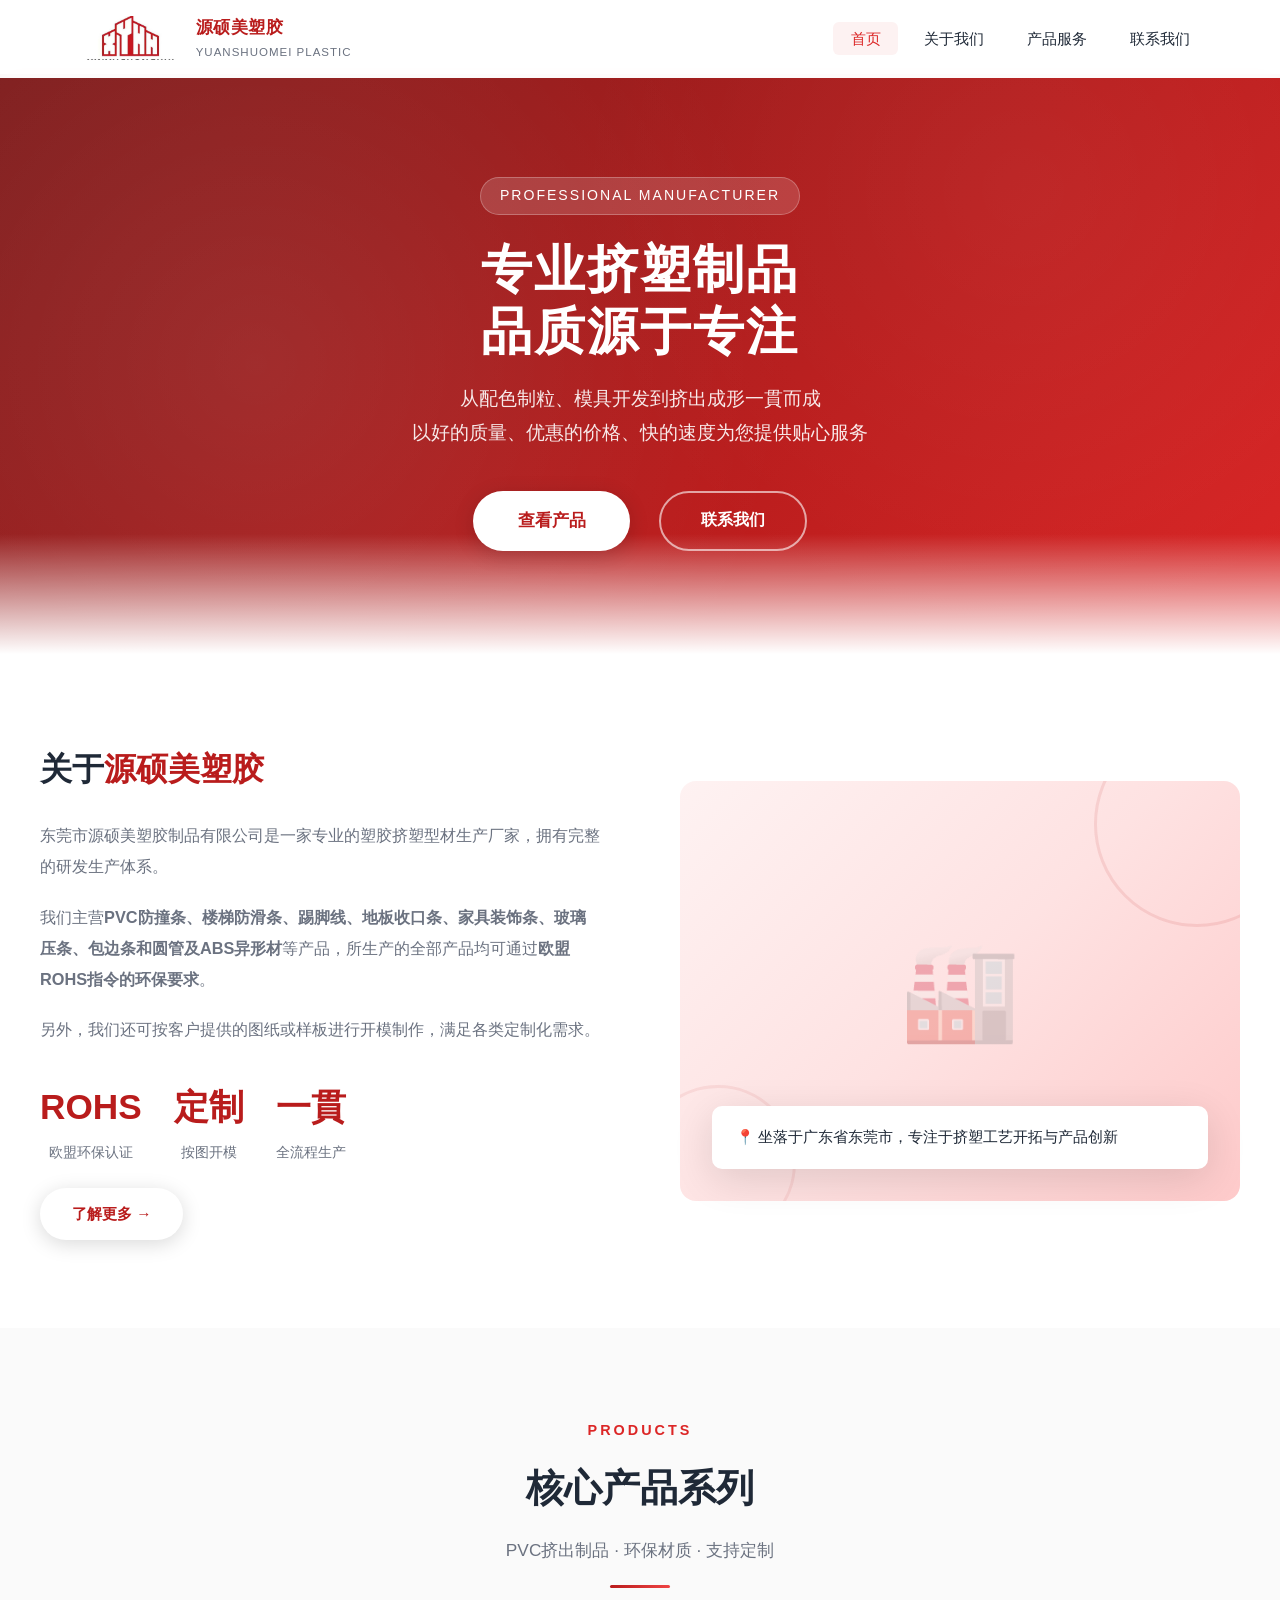
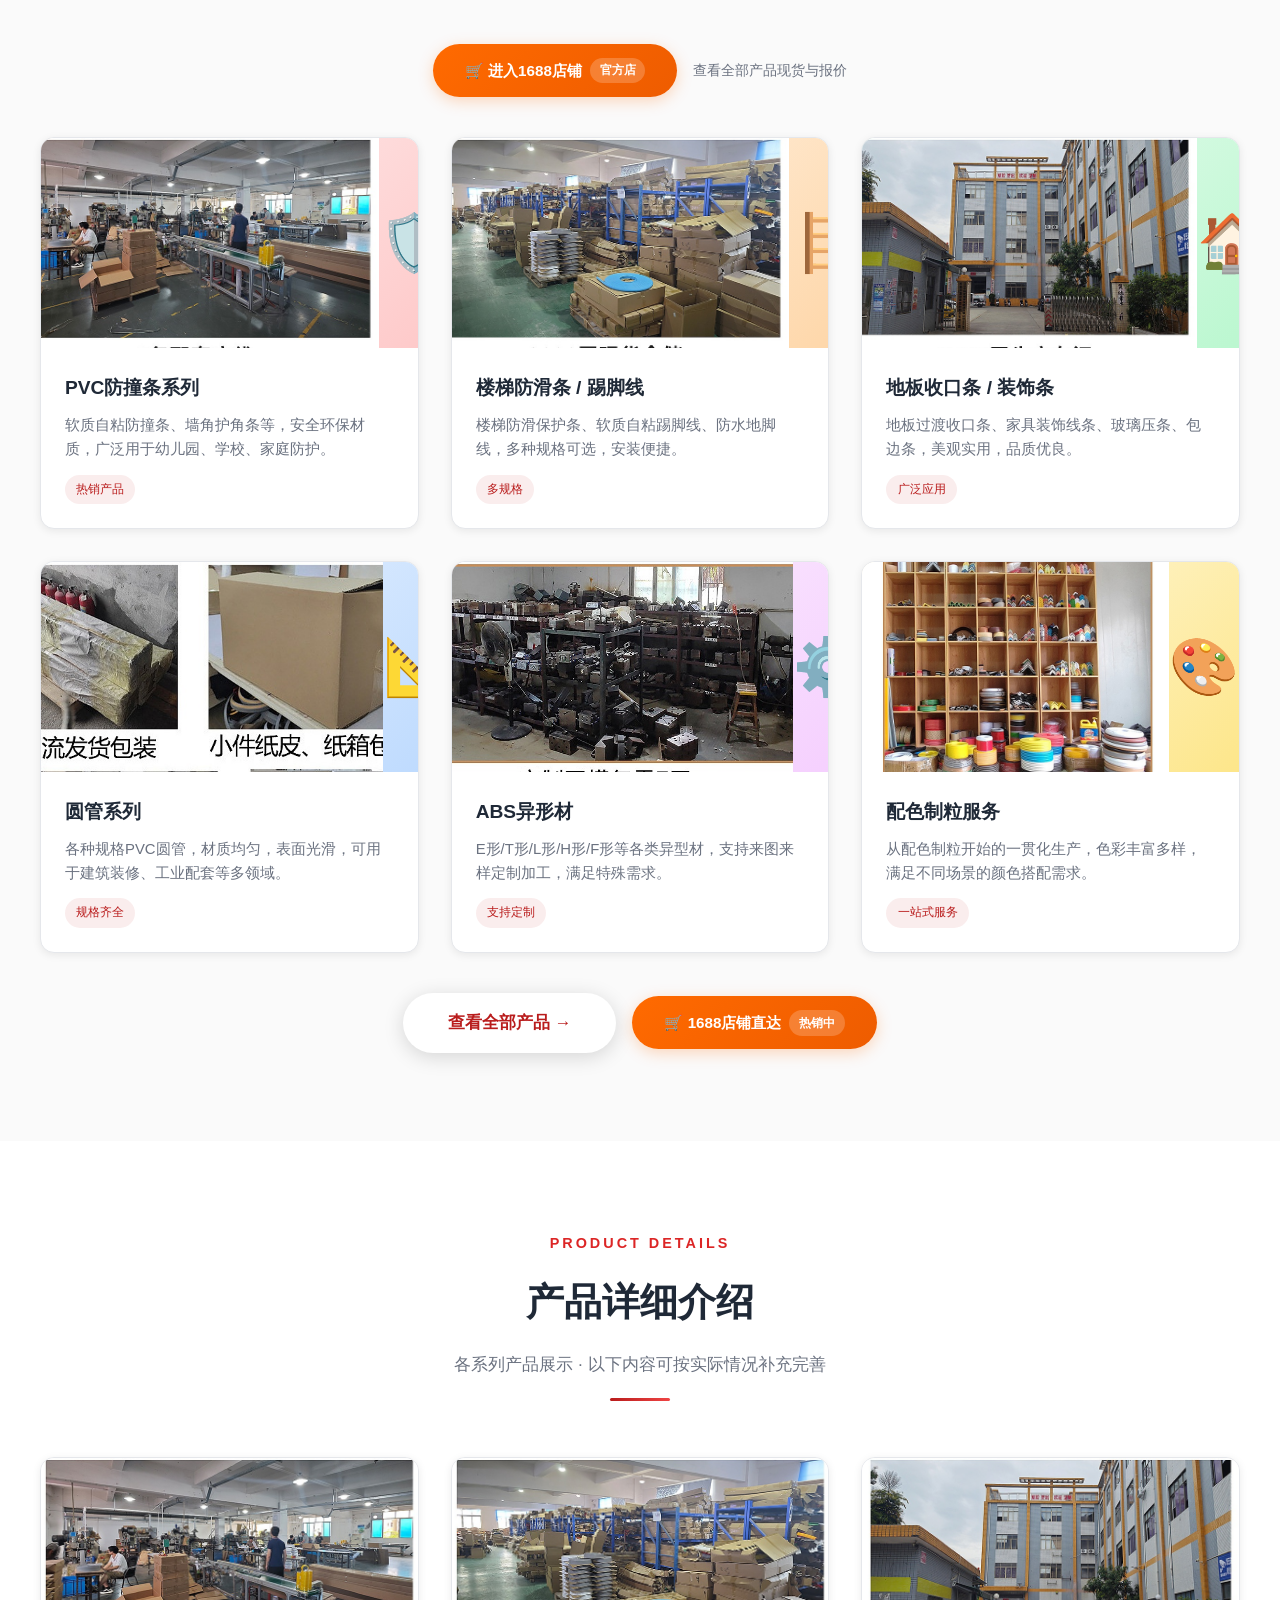
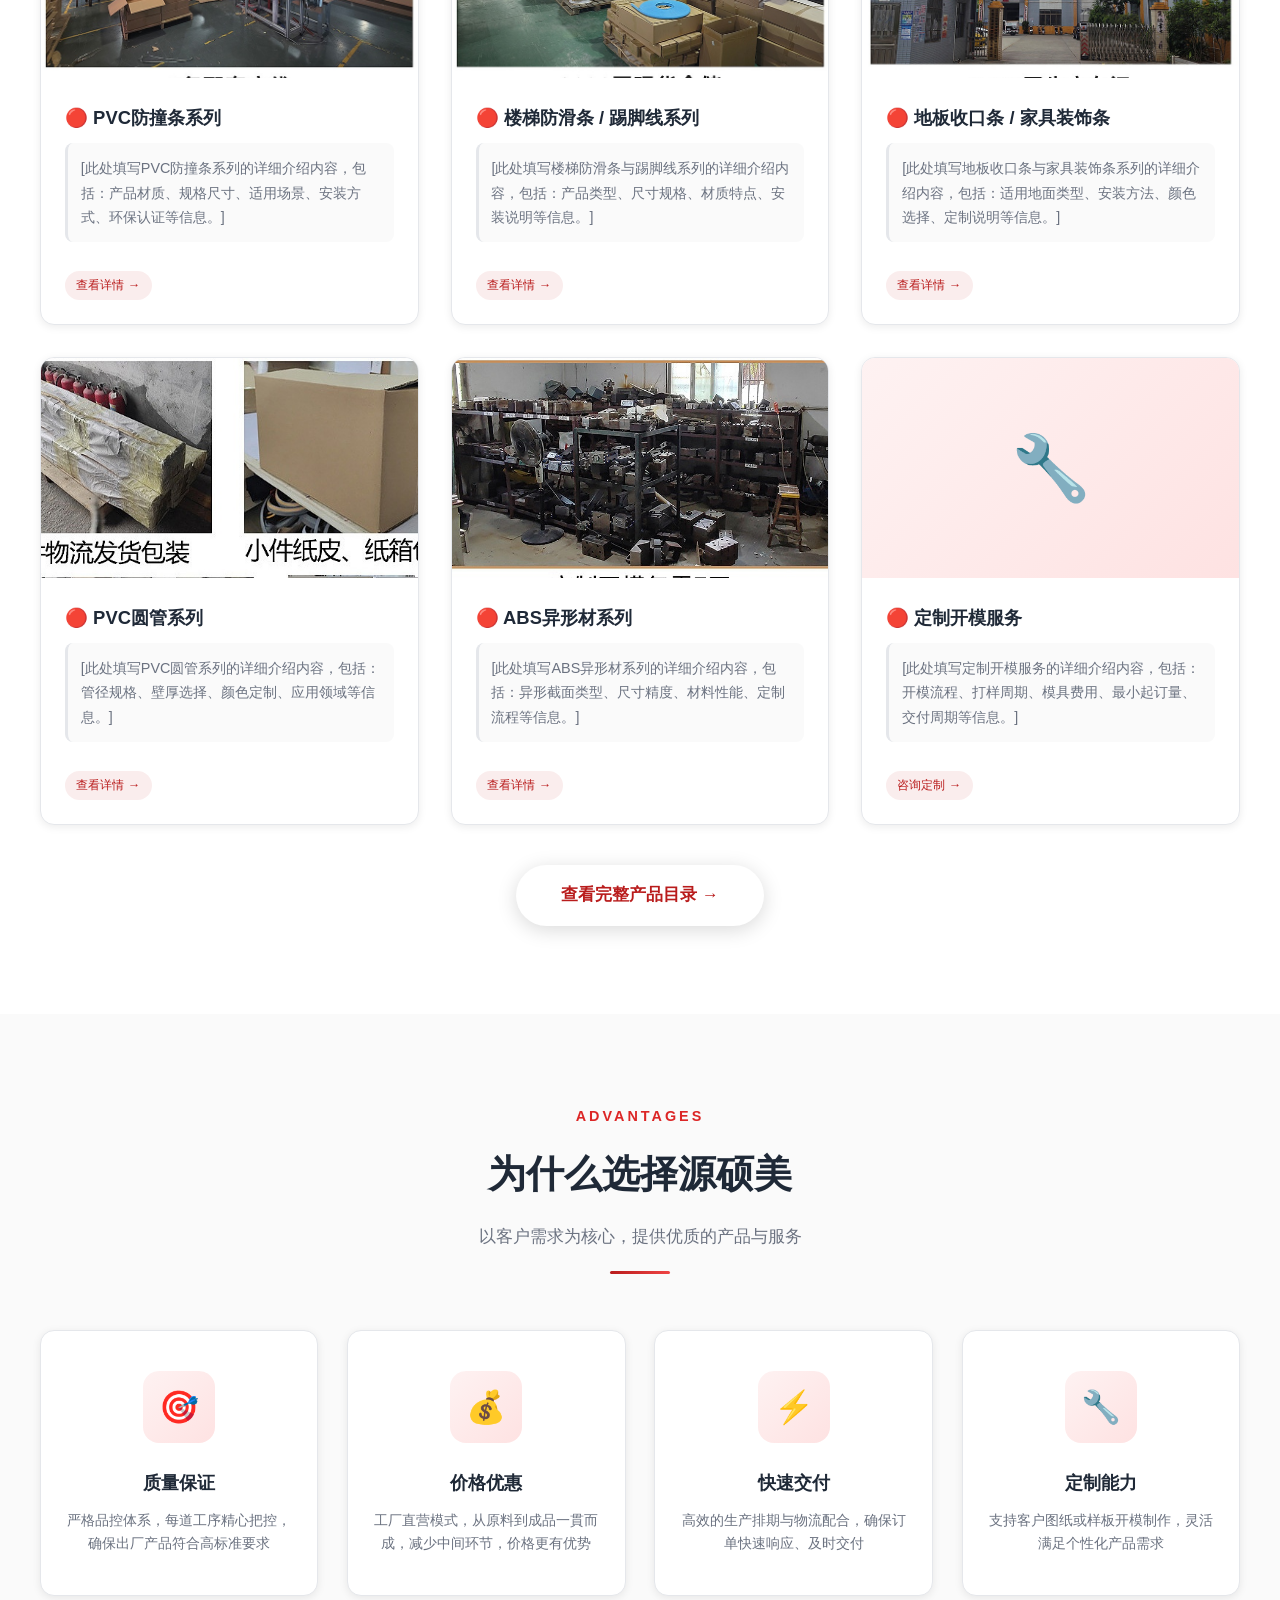
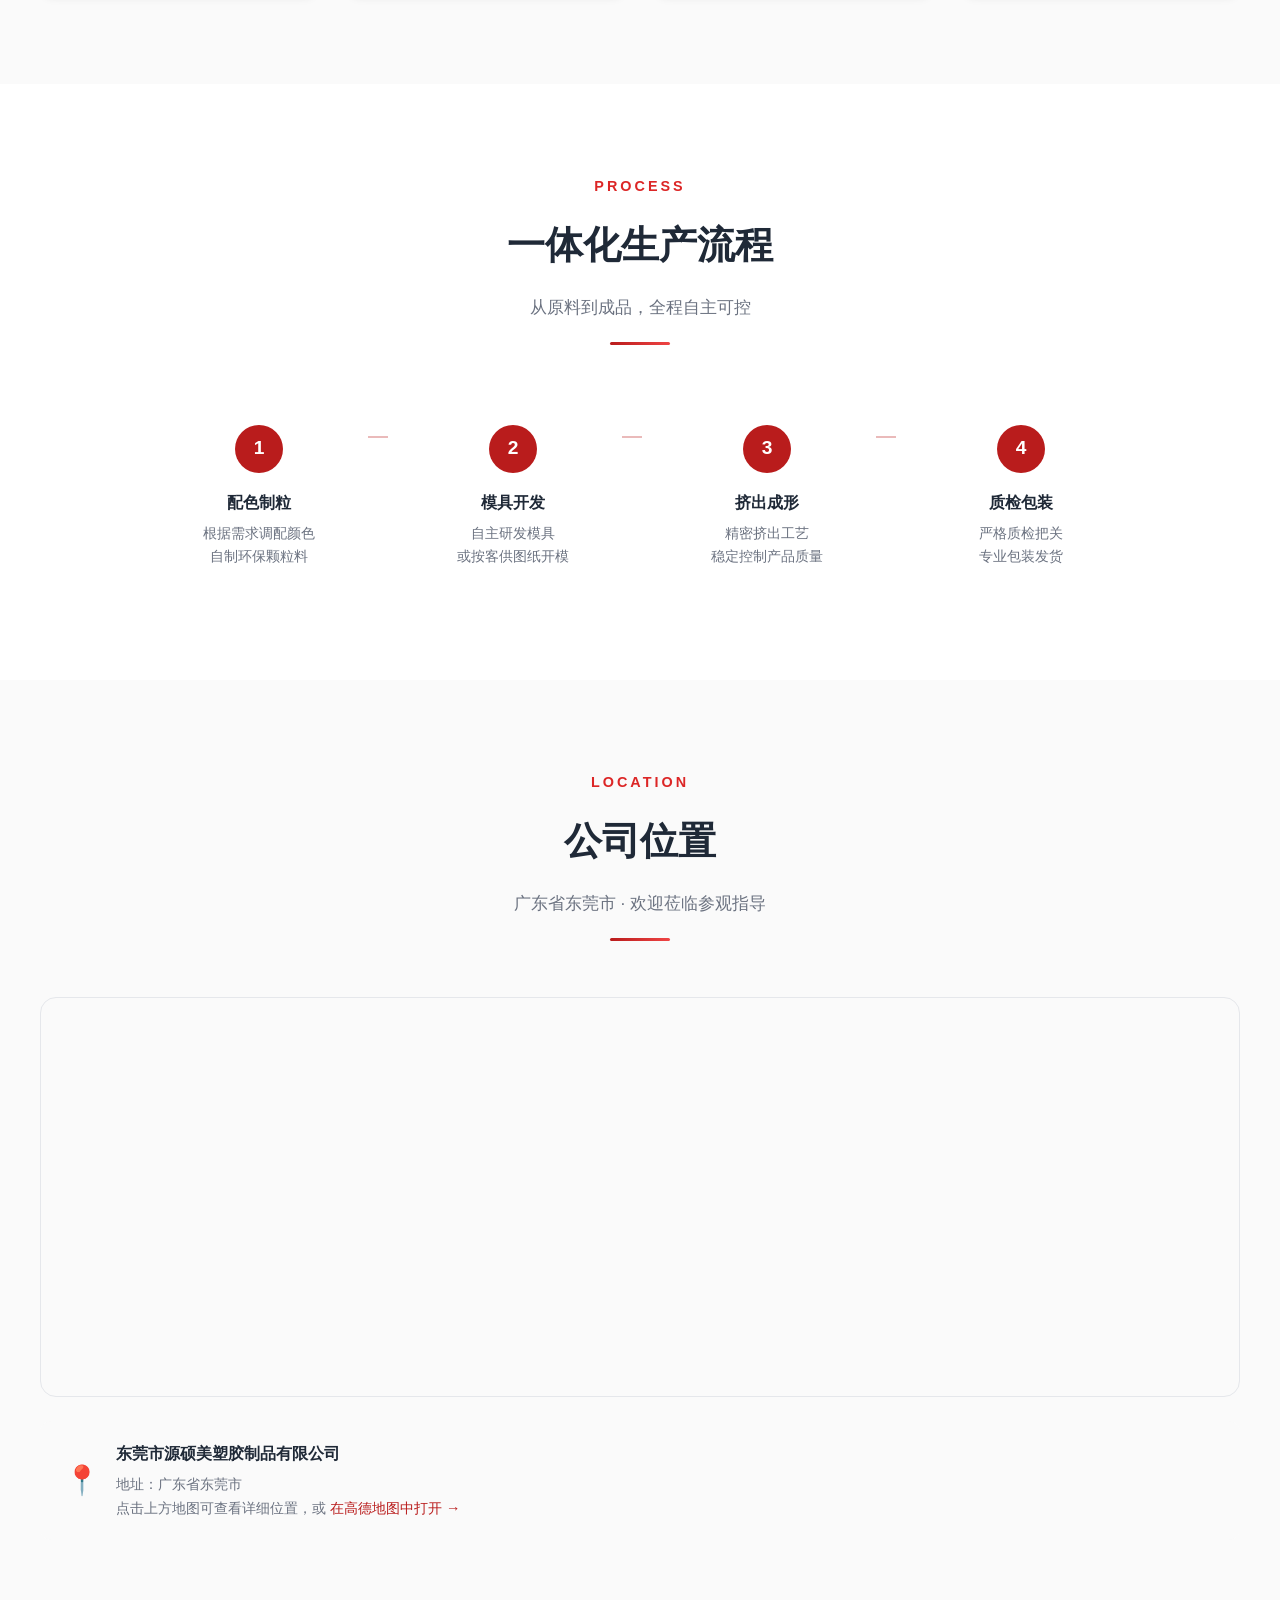
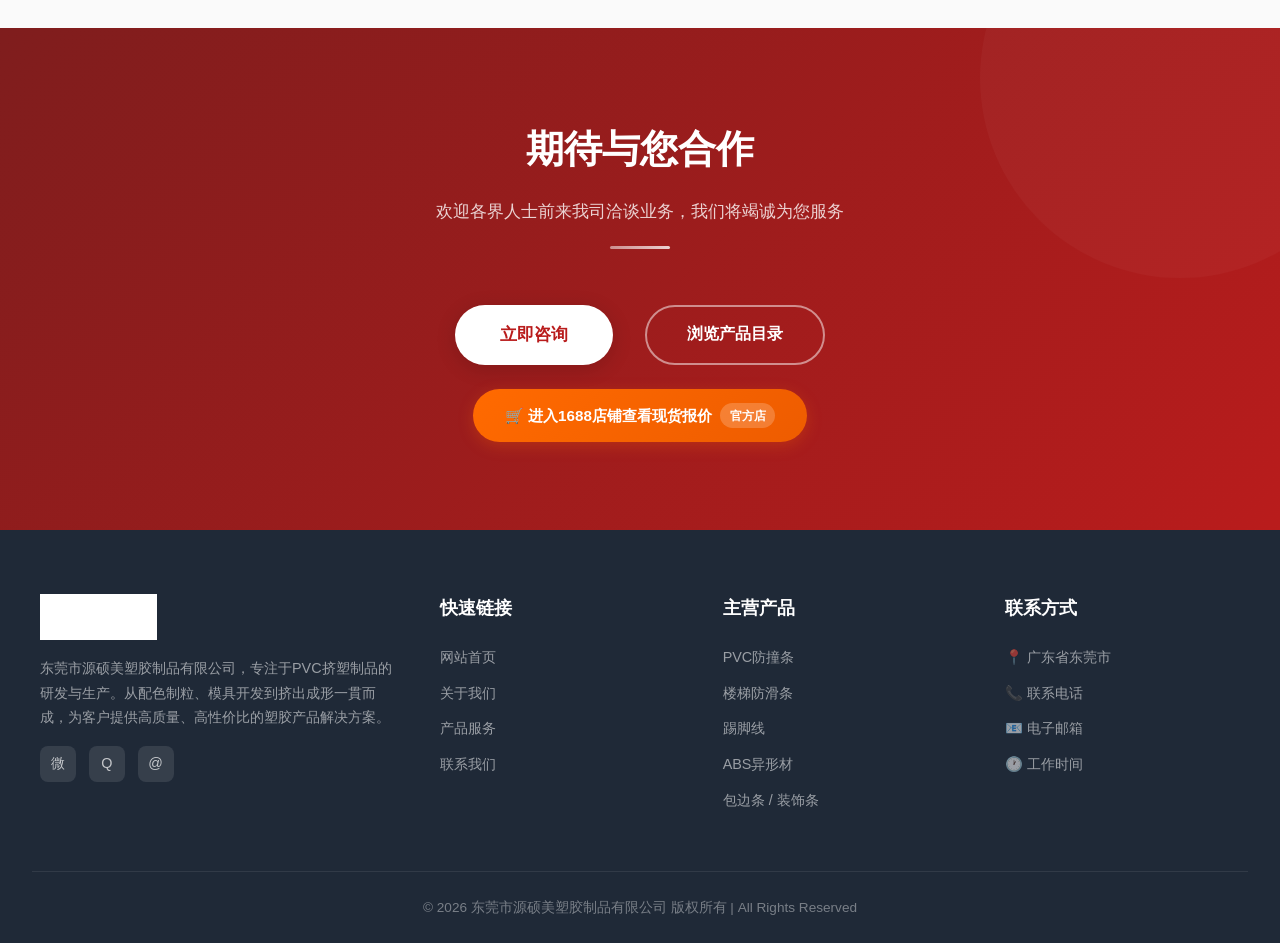
<file: index.html>
<!DOCTYPE html>
<html lang="zh-CN">
<head>
    <meta charset="UTF-8">
    <meta name="viewport" content="width=device-width, initial-scale=1.0">
    <title>东莞市源硕美塑胶制品有限公司 - 专业PVC防撞条/踢脚线/异型材制造商</title>
    <meta name="description" content="源硕美塑胶主营PVC防撞条、楼梯防滑条、踢脚线、地板收口条、家具装饰条、玻璃压条、包边条和圆管及ABS异形材，支持欧盟ROHS环保标准，可按图开模定制。">
    <meta name="keywords" content="PVC防撞条,楼梯防滑条,踢脚线,地板收口条,家具装饰条,玻璃压条,包边条,ABS异形材,东莞塑胶制品">
    <link rel="stylesheet" href="style.css">
</head>
<body>
    <!-- 导航栏 -->
    <nav class="navbar" id="navbar">
        <div class="nav-container">
            <a href="index.html" class="logo">
                <img src="images/logo.jpg" alt="源硕美塑胶Logo">
                <div>
                    <div class="logo-text">源硕美塑胶</div>
                    <div class="logo-sub">YUANSHUOMEI PLASTIC</div>
                </div>
            </a>
            <ul class="nav-menu" id="navMenu">
                <li><a href="index.html" class="active">首页</a></li>
                <li><a href="about.html">关于我们</a></li>
                <li><a href="products.html">产品服务</a></li>
                <li><a href="contact.html">联系我们</a></li>
            </ul>
            <div class="menu-toggle" id="menuToggle">
                <span></span><span></span><span></span>
            </div>
        </div>
    </nav>

    <!-- Hero 横幅 -->
    <section class="hero">
        <div class="hero-content fade-in-up">
            <div class="hero-badge">PROFESSIONAL MANUFACTURER</div>
            <h1>专业挤塑制品<br>品质源于专注</h1>
            <p>从配色制粒、模具开发到挤出成形一貫而成<br>以好的质量、优惠的价格、快的速度为您提供贴心服务</p>
            <div style="display:flex;justify-content:center;flex-wrap:wrap;gap:0.8rem;">
                <a href="products.html" class="btn-primary">查看产品</a>
                <a href="contact.html" class="btn-outline">联系我们</a>
            </div>
        </div>
    </section>

    <!-- 关于我们简介 -->
    <section class="section">
        <div class="about-intro">
            <div class="about-intro-text fade-in-up">
                <h3>关于<span>源硕美塑胶</span></h3>
                <p>东莞市源硕美塑胶制品有限公司是一家专业的塑胶挤塑型材生产厂家，拥有完整的研发生产体系。</p>
                <p>我们主营<strong>PVC防撞条、楼梯防滑条、踢脚线、地板收口条、家具装饰条、玻璃压条、包边条和圆管及ABS异形材</strong>等产品，所生产的全部产品均可通过<strong>欧盟ROHS指令的环保要求</strong>。</p>
                <p>另外，我们还可按客户提供的图纸或样板进行开模制作，满足各类定制化需求。</p>
                <div class="about-highlight">
                    <div class="highlight-item">
                        <div class="highlight-num">ROHS</div>
                        <div class="highlight-label">欧盟环保认证</div>
                    </div>
                    <div class="highlight-item">
                        <div class="highlight-num">定制</div>
                        <div class="highlight-label">按图开模</div>
                    </div>
                    <div class="highlight-item">
                        <div class="highlight-num">一貫</div>
                        <div class="highlight-label">全流程生产</div>
                    </div>
                </div>
                <a href="about.html" class="btn-primary" style="margin-top:1.5rem;padding:0.8rem 2rem;font-size:0.95rem;">了解更多 &rarr;</a>
            </div>
            <div class="about-intro-visual fade-in-up">
                <div class="about-visual-box">
                    <span class="about-visual-icon">🏭</span>
                </div>
                <div class="about-visual-text">
                    <p>📍 坐落于广东省东莞市，专注于挤塑工艺开拓与产品创新</p>
                </div>
            </div>
        </div>
    </section>

    <!-- 核心产品展示 -->
    <section class="section section-alt" id="products">
        <div class="section-title">
            <div class="label">Products</div>
            <h2>核心产品系列</h2>
            <p>PVC挤出制品 · 环保材质 · 支持定制</p>
            <div class="title-line"></div>
        </div>

        <!-- 1688店铺入口 -->
        <div class="products-header">
            <a href="https://chengxingsujiao.1688.com/page/offerlist.htm?spm=a261y.7663282.shopNavigation.3.36617804d1meZK&offerId=648101405103&td_page_id=PC-PROCESSING-2025" target="_blank" rel="noopener" class="btn-1688">
                🛒 进入1688店铺
                <span class="badge">官方店</span>
            </a>
            <span style="color:var(--text-light);font-size:0.9rem;">查看全部产品现货与报价</span>
        </div>

        <div class="products-grid">
            <!-- 产品1：PVC防撞条 -->
            <div class="product-card">
                <div class="product-card-img img-1">
                    <img src="images/O1CN01e9GN8J1zZwDhcFHLz_!!977276729-0-cib_part02.jpg" alt="PVC防撞条" class="product-img" loading="lazy">
                    <span class="card-emoji">🛡️</span>
                </div>
                <div class="product-card-body">
                    <h3>PVC防撞条系列</h3>
                    <p>软质自粘防撞条、墙角护角条等，安全环保材质，广泛用于幼儿园、学校、家庭防护。</p>
                    <span class="product-tag">热销产品</span>
                </div>
            </div>
            <!-- 产品2：楼梯防滑条/踢脚线 -->
            <div class="product-card">
                <div class="product-card-img img-2">
                    <img src="images/O1CN01eM8glD1zZwDhhIDip_!!977276729-0-cib_part01.jpg" alt="楼梯防滑条" class="product-img" loading="lazy">
                    <span class="card-emoji">🪜</span>
                </div>
                <div class="product-card-body">
                    <h3>楼梯防滑条 / 踢脚线</h3>
                    <p>楼梯防滑保护条、软质自粘踢脚线、防水地脚线，多种规格可选，安装便捷。</p>
                    <span class="product-tag">多规格</span>
                </div>
            </div>
            <!-- 产品3：地板收口条/装饰条 -->
            <div class="product-card">
                <div class="product-card-img img-3">
                    <img src="images/O1CN01eM8glD1zZwDhhIDip_!!977276729-0-cib_part02.jpg" alt="地板收口条" class="product-img" loading="lazy">
                    <span class="card-emoji">🏠</span>
                </div>
                <div class="product-card-body">
                    <h3>地板收口条 / 装饰条</h3>
                    <p>地板过渡收口条、家具装饰线条、玻璃压条、包边条，美观实用，品质优良。</p>
                    <span class="product-tag">广泛应用</span>
                </div>
            </div>
            <!-- 产品4：圆管系列 -->
            <div class="product-card">
                <div class="product-card-img img-4">
                    <img src="images/O1CN01eM8glD1zZwDhhIDip_!!977276729-0-cib_part03.jpg" alt="PVC圆管" class="product-img" loading="lazy">
                    <span class="card-emoji">📐</span>
                </div>
                <div class="product-card-body">
                    <h3>圆管系列</h3>
                    <p>各种规格PVC圆管，材质均匀，表面光滑，可用于建筑装修、工业配套等多领域。</p>
                    <span class="product-tag">规格齐全</span>
                </div>
            </div>
            <!-- 产品5：ABS异形材 -->
            <div class="product-card">
                <div class="product-card-img img-5">
                    <img src="images/O1CN01gi67jB1zZwDgi50ns_!!977276729-0-cib_part01.jpg" alt="ABS异形材" class="product-img" loading="lazy">
                    <span class="card-emoji">⚙️</span>
                </div>
                <div class="product-card-body">
                    <h3>ABS异形材</h3>
                    <p>E形/T形/L形/H形/F形等各类异型材，支持来图来样定制加工，满足特殊需求。</p>
                    <span class="product-tag">支持定制</span>
                </div>
            </div>
            <!-- 产品6：配色制粒服务 -->
            <div class="product-card">
                <div class="product-card-img img-6">
                    <img src="images/O1CN01gi67jB1zZwDgi50ns_!!977276729-0-cib_part02.jpg" alt="配色制粒" class="product-img" loading="lazy">
                    <span class="card-emoji">🎨</span>
                </div>
                <div class="product-card-body">
                    <h3>配色制粒服务</h3>
                    <p>从配色制粒开始的一贯化生产，色彩丰富多样，满足不同场景的颜色搭配需求。</p>
                    <span class="product-tag">一站式服务</span>
                </div>
            </div>
        </div>
        <div class="shop-link-wrap">
            <a href="products.html" class="btn-primary">查看全部产品 &rarr;</a>
            <a href="https://chengxingsujiao.1688.com/page/offerlist.htm?spm=a261y.7663282.shopNavigation.3.36617804d1meZK&offerId=648101405103&td_page_id=PC-PROCESSING-2025" target="_blank" rel="noopener" class="btn-1688">
                🛒 1688店铺直达
                <span class="badge">热销中</span>
            </a>
        </div>
    </section>

    <!-- 产品详细介绍（占位符模块） -->
    <section class="section" id="product-detail">
        <div class="section-title">
            <div class="label">Product Details</div>
            <h2>产品详细介绍</h2>
            <p>各系列产品展示 · 以下内容可按实际情况补充完善</p>
            <div class="title-line"></div>
        </div>
        <div class="product-showcase">
            <div class="showcase-grid">

                <!-- 系列1：PVC防撞条 -->
                <div class="showcase-item fade-in-up">
                    <div class="showcase-img">
                        <img src="images/O1CN01e9GN8J1zZwDhcFHLz_!!977276729-0-cib_part02.jpg" alt="PVC防撞条系列" loading="lazy">
                    </div>
                    <div class="showcase-body">
                        <h3>🔴 PVC防撞条系列</h3>
                        <div class="placeholder-text">
                            [此处填写PVC防撞条系列的详细介绍内容，包括：产品材质、规格尺寸、适用场景、安装方式、环保认证等信息。]
                        </div>
                        <a href="products.html" class="product-tag" style="text-decoration:none;cursor:pointer;">查看详情 →</a>
                    </div>
                </div>

                <!-- 系列2：楼梯防滑条/踢脚线 -->
                <div class="showcase-item fade-in-up">
                    <div class="showcase-img">
                        <img src="images/O1CN01eM8glD1zZwDhhIDip_!!977276729-0-cib_part01.jpg" alt="楼梯防滑条系列" loading="lazy">
                    </div>
                    <div class="showcase-body">
                        <h3>🔴 楼梯防滑条 / 踢脚线系列</h3>
                        <div class="placeholder-text">
                            [此处填写楼梯防滑条与踢脚线系列的详细介绍内容，包括：产品类型、尺寸规格、材质特点、安装说明等信息。]
                        </div>
                        <a href="products.html" class="product-tag" style="text-decoration:none;cursor:pointer;">查看详情 →</a>
                    </div>
                </div>

                <!-- 系列3：地板收口条/装饰条 -->
                <div class="showcase-item fade-in-up">
                    <div class="showcase-img">
                        <img src="images/O1CN01eM8glD1zZwDhhIDip_!!977276729-0-cib_part02.jpg" alt="地板收口条系列" loading="lazy">
                    </div>
                    <div class="showcase-body">
                        <h3>🔴 地板收口条 / 家具装饰条</h3>
                        <div class="placeholder-text">
                            [此处填写地板收口条与家具装饰条系列的详细介绍内容，包括：适用地面类型、安装方法、颜色选择、定制说明等信息。]
                        </div>
                        <a href="products.html" class="product-tag" style="text-decoration:none;cursor:pointer;">查看详情 →</a>
                    </div>
                </div>

                <!-- 系列4：圆管系列 -->
                <div class="showcase-item fade-in-up">
                    <div class="showcase-img">
                        <img src="images/O1CN01eM8glD1zZwDhhIDip_!!977276729-0-cib_part03.jpg" alt="PVC圆管系列" loading="lazy">
                    </div>
                    <div class="showcase-body">
                        <h3>🔴 PVC圆管系列</h3>
                        <div class="placeholder-text">
                            [此处填写PVC圆管系列的详细介绍内容，包括：管径规格、壁厚选择、颜色定制、应用领域等信息。]
                        </div>
                        <a href="products.html" class="product-tag" style="text-decoration:none;cursor:pointer;">查看详情 →</a>
                    </div>
                </div>

                <!-- 系列5：ABS异形材 -->
                <div class="showcase-item fade-in-up">
                    <div class="showcase-img">
                        <img src="images/O1CN01gi67jB1zZwDgi50ns_!!977276729-0-cib_part01.jpg" alt="ABS异形材系列" loading="lazy">
                    </div>
                    <div class="showcase-body">
                        <h3>🔴 ABS异形材系列</h3>
                        <div class="placeholder-text">
                            [此处填写ABS异形材系列的详细介绍内容，包括：异形截面类型、尺寸精度、材料性能、定制流程等信息。]
                        </div>
                        <a href="products.html" class="product-tag" style="text-decoration:none;cursor:pointer;">查看详情 →</a>
                    </div>
                </div>

                <!-- 系列6：定制服务 -->
                <div class="showcase-item fade-in-up">
                    <div class="showcase-img" style="background:linear-gradient(135deg,#fef2f2,#fee2e2);display:flex;align-items:center;justify-content:center;font-size:4rem;">
                        🔧
                    </div>
                    <div class="showcase-body">
                        <h3>🔴 定制开模服务</h3>
                        <div class="placeholder-text">
                            [此处填写定制开模服务的详细介绍内容，包括：开模流程、打样周期、模具费用、最小起订量、交付周期等信息。]
                        </div>
                        <a href="contact.html" class="product-tag" style="text-decoration:none;cursor:pointer;">咨询定制 →</a>
                    </div>
                </div>

            </div>
            <div style="text-align:center;margin-top:2.5rem;">
                <a href="products.html" class="btn-primary">查看完整产品目录 &rarr;</a>
            </div>
        </div>
    </section>

    <!-- 公司优势 -->
    <section class="section section-alt">
        <div class="section-title">
            <div class="label">Advantages</div>
            <h2>为什么选择源硕美</h2>
            <p>以客户需求为核心，提供优质的产品与服务</p>
            <div class="title-line"></div>
        </div>
        <div class="features-grid">
            <div class="feature-card">
                <div class="feature-icon">🎯</div>
                <h3>质量保证</h3>
                <p>严格品控体系，每道工序精心把控，确保出厂产品符合高标准要求</p>
            </div>
            <div class="feature-card">
                <div class="feature-icon">💰</div>
                <h3>价格优惠</h3>
                <p>工厂直营模式，从原料到成品一貫而成，减少中间环节，价格更有优势</p>
            </div>
            <div class="feature-card">
                <div class="feature-icon">⚡</div>
                <h3>快速交付</h3>
                <p>高效的生产排期与物流配合，确保订单快速响应、及时交付</p>
            </div>
            <div class="feature-card">
                <div class="feature-icon">🔧</div>
                <h3>定制能力</h3>
                <p>支持客户图纸或样板开模制作，灵活满足个性化产品需求</p>
            </div>
        </div>
    </section>

    <!-- 生产流程 -->
    <section class="section">
        <div class="section-title">
            <div class="label">Process</div>
            <h2>一体化生产流程</h2>
            <p>从原料到成品，全程自主可控</p>
            <div class="title-line"></div>
        </div>
        <div class="process-flow" style="max-width:1000px;margin:0 auto;">
            <div class="process-step">
                <div class="process-num">1</div>
                <h4>配色制粒</h4>
                <p>根据需求调配颜色<br>自制环保颗粒料</p>
            </div>
            <div class="process-step">
                <div class="process-num">2</div>
                <h4>模具开发</h4>
                <p>自主研发模具<br>或按客供图纸开模</p>
            </div>
            <div class="process-step">
                <div class="process-num">3</div>
                <h4>挤出成形</h4>
                <p>精密挤出工艺<br>稳定控制产品质量</p>
            </div>
            <div class="process-step">
                <div class="process-num">4</div>
                <h4>质检包装</h4>
                <p>严格质检把关<br>专业包装发货</p>
            </div>
        </div>
    </section>

    <!-- 公司位置（高德地图） -->
    <section class="section section-alt" id="location">
        <div class="section-title">
            <div class="label">Location</div>
            <h2>公司位置</h2>
            <p>广东省东莞市 · 欢迎莅临参观指导</p>
            <div class="title-line"></div>
        </div>
        <div class="map-section">
            <div class="map-embed">
                <iframe
                    src="https://www.amap.com/ssr/place/B0KKCU9K01?id=B0KKCU9K01&name=%E4%B8%9C%E8%8E%9E%E5%B8%82%E6%BA%90%E7%A1%95%E7%BE%8E%E5%A1%91%E8%83%B6%E5%88%B6%E5%93%81%E6%9C%89%E9%99%90%E5%85%AC%E5%8F%B8"
                    width="100%"
                    height="400"
                    style="border:0;"
                    allowfullscreen=""
                    loading="lazy"
                    referrerpolicy="no-referrer-when-downgrade"
                    title="公司位置-高德地图">
                </iframe>
            </div>
            <div class="map-info">
                <div class="map-info-icon">📍</div>
                <div class="map-info-text">
                    <h4>东莞市源硕美塑胶制品有限公司</h4>
                    <p>地址：广东省东莞市<br>
                       点击上方地图可查看详细位置，或
                       <a href="https://www.amap.com/ssr/place/B0KKCU9K01?id=B0KKCU9K01&name=%E4%B8%9C%E8%8E%9E%E5%B8%82%E6%BA%90%E7%A1%95%E7%BE%8E%E5%A1%91%E8%83%B6%E5%88%B6%E5%93%81%E6%9C%89%E9%99%90%E5%85%AC%E5%8F%B8" target="_blank" rel="noopener" style="color:var(--primary-color);">在高德地图中打开 →</a>
                    </p>
                </div>
            </div>
        </div>
    </section>

    <!-- CTA 行动召唤 -->
    <section class="section cta-section">
        <div class="section-title">
            <h2>期待与您合作</h2>
            <p>欢迎各界人士前来我司洽谈业务，我们将竭诚为您服务</p>
            <div class="title-line"></div>
        </div>
        <div class="cta-buttons">
            <a href="contact.html" class="btn-primary">立即咨询</a>
            <a href="products.html" class="btn-outline">浏览产品目录</a>
        </div>
        <div style="margin-top:1.5rem;">
            <a href="https://chengxingsujiao.1688.com/page/offerlist.htm?spm=a261y.7663282.shopNavigation.3.36617804d1meZK&offerId=648101405103&td_page_id=PC-PROCESSING-2025" target="_blank" rel="noopener" class="btn-1688">
                🛒 进入1688店铺查看现货报价
                <span class="badge">官方店</span>
            </a>
        </div>
    </section>

    <!-- 页脚 -->
    <footer class="footer">
        <div class="footer-content">
            <div class="footer-brand">
                <img src="images/logo.jpg" alt="源硕美塑胶Logo">
                <p>东莞市源硕美塑胶制品有限公司，专注于PVC挤塑制品的研发与生产。从配色制粒、模具开发到挤出成形一貫而成，为客户提供高质量、高性价比的塑胶产品解决方案。</p>
                <div class="footer-social">
                    <a href="#" title="微信">微</a>
                    <a href="#" title="QQ">Q</a>
                    <a href="#" title="邮箱">@</a>
                </div>
            </div>
            <div class="footer-col">
                <h4>快速链接</h4>
                <a href="index.html">网站首页</a>
                <a href="about.html">关于我们</a>
                <a href="products.html">产品服务</a>
                <a href="contact.html">联系我们</a>
            </div>
            <div class="footer-col">
                <h4>主营产品</h4>
                <a href="products.html">PVC防撞条</a>
                <a href="products.html">楼梯防滑条</a>
                <a href="products.html">踢脚线</a>
                <a href="products.html">ABS异形材</a>
                <a href="products.html">包边条 / 装饰条</a>
            </div>
            <div class="footer-col">
                <h4>联系方式</h4>
                <a href="contact.html">📍 广东省东莞市</a>
                <a href="contact.html">📞 联系电话</a>
                <a href="contact.html">📧 电子邮箱</a>
                <a href="contact.html">🕐 工作时间</a>
            </div>
        </div>
        <div class="footer-bottom">
            <p>&copy; 2026 东莞市源硕美塑胶制品有限公司 版权所有 | All Rights Reserved</p>
        </div>
    </footer>

    <!-- 返回顶部按钮 -->
    <button class="back-to-top" id="backToTop">↑</button>

    <script>
        // 移动端菜单切换
        const menuToggle = document.getElementById('menuToggle');
        const navMenu = document.getElementById('navMenu');
        menuToggle.addEventListener('click', () => {
            menuToggle.classList.toggle('active');
            navMenu.classList.toggle('active');
        });

        // 导航栏滚动效果
        const navbar = document.getElementById('navbar');
        window.addEventListener('scroll', () => {
            navbar.classList.toggle('scrolled', window.scrollY > 50);
        });

        // 返回顶部按钮
        const backToTop = document.getElementById('backToTop');
        window.addEventListener('scroll', () => {
            backToTop.classList.toggle('visible', window.scrollY > 300);
        });
        backToTop.addEventListener('click', () => {
            window.scrollTo({ top: 0, behavior: 'smooth' });
        });

        // 移动端点击菜单项后关闭菜单
        document.querySelectorAll('.nav-menu a').forEach(link => {
            link.addEventListener('click', () => {
                menuToggle.classList.remove('active');
                navMenu.classList.remove('active');
            });
        });
    </script>
</body>
</html>
</file>
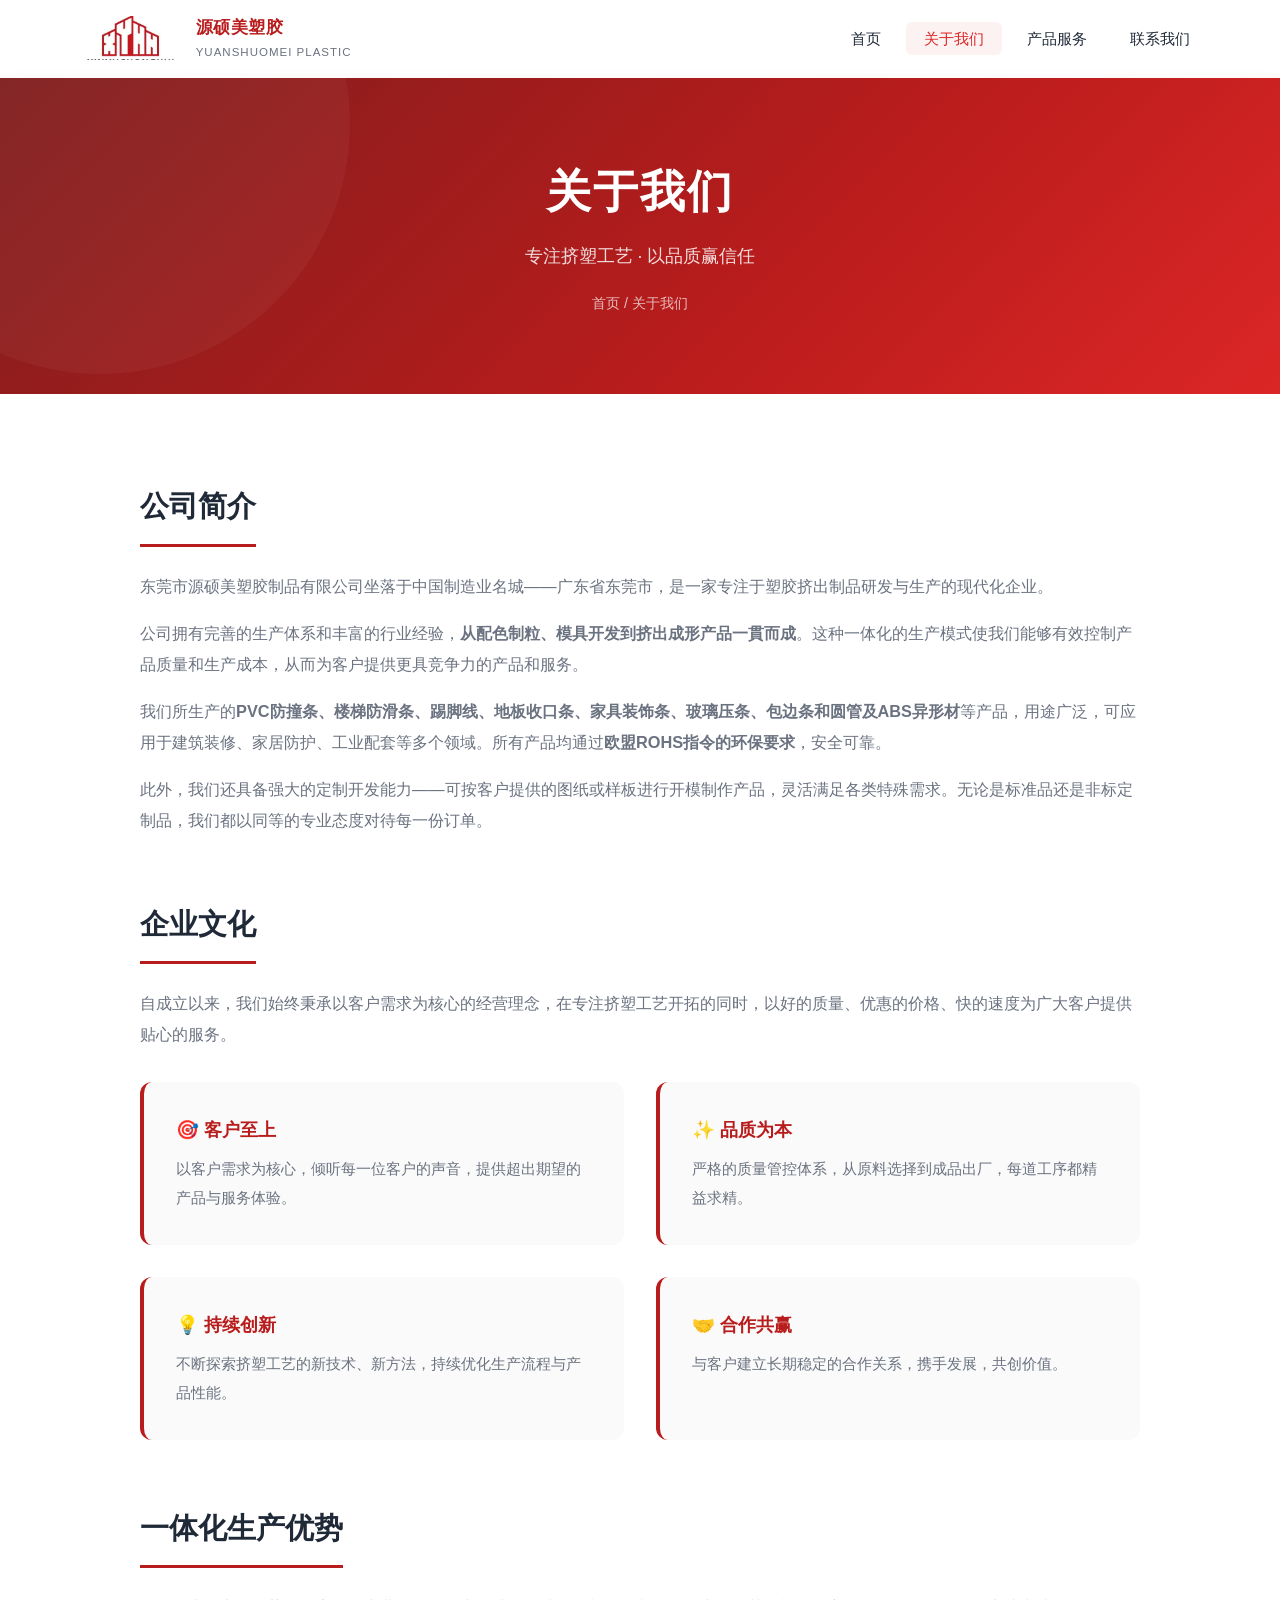
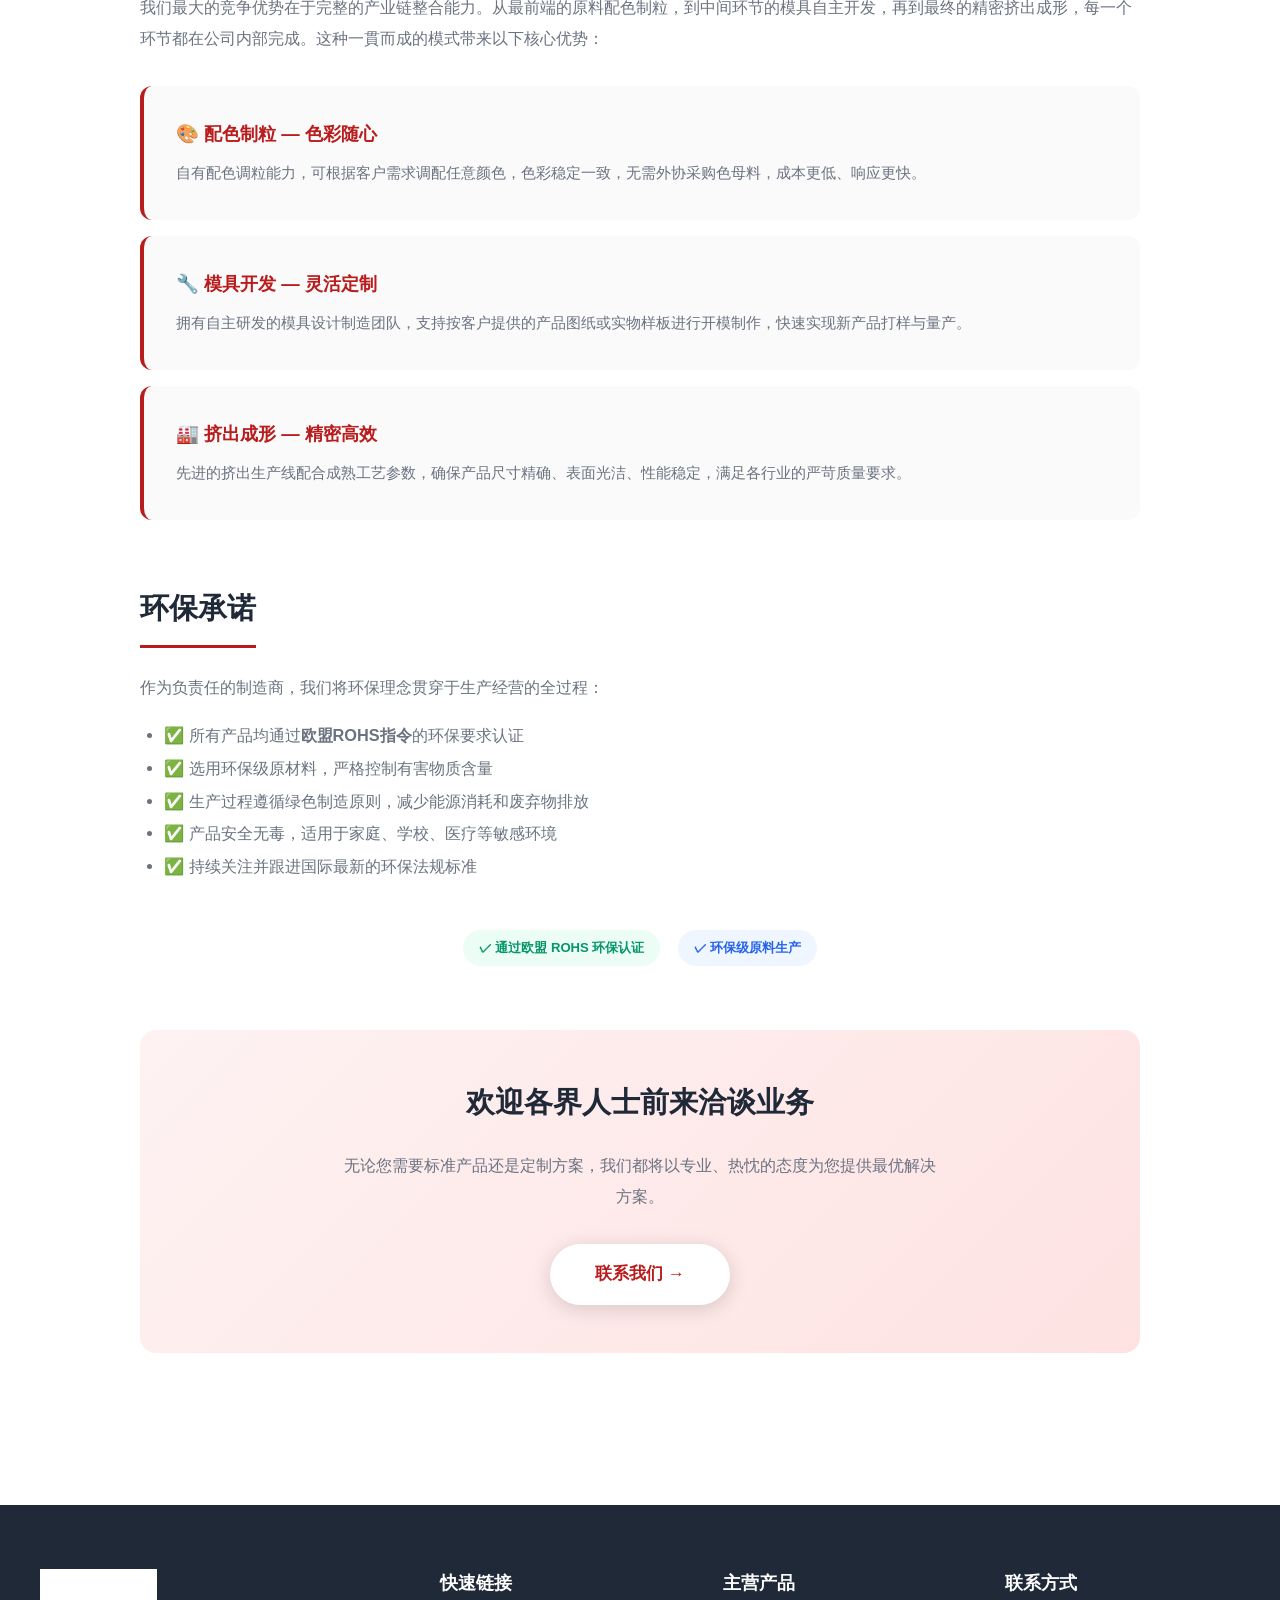
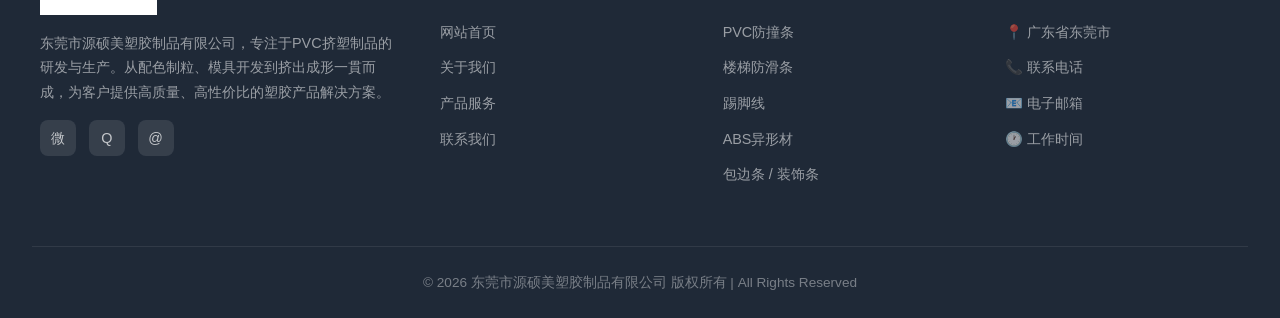
<file: about.html>
<!DOCTYPE html>
<html lang="zh-CN">
<head>
    <meta charset="UTF-8">
    <meta name="viewport" content="width=device-width, initial-scale=1.0">
    <title>关于我们 - 东莞市源硕美塑胶制品有限公司</title>
    <meta name="description" content="了解东莞市源硕美塑胶制品有限公司，专业的PVC挤塑型材生产厂家，从配色制粒到挤出成形一貫而成的完整生产体系。">
    <link rel="stylesheet" href="style.css">
</head>
<body>
    <!-- 导航栏 -->
    <nav class="navbar" id="navbar">
        <div class="nav-container">
            <a href="index.html" class="logo">
                <img src="images/logo.jpg" alt="源硕美塑胶Logo">
                <div>
                    <div class="logo-text">源硕美塑胶</div>
                    <div class="logo-sub">YUANSHUOMEI PLASTIC</div>
                </div>
            </a>
            <ul class="nav-menu" id="navMenu">
                <li><a href="index.html">首页</a></li>
                <li><a href="about.html" class="active">关于我们</a></li>
                <li><a href="products.html">产品服务</a></li>
                <li><a href="contact.html">联系我们</a></li>
            </ul>
            <div class="menu-toggle" id="menuToggle">
                <span></span><span></span><span></span>
            </div>
        </div>
    </nav>

    <!-- 页面横幅 -->
    <section class="page-banner">
        <div>
            <h1>关于我们</h1>
            <p>专注挤塑工艺 · 以品质赢信任</p>
            <div class="breadcrumb"><a href="index.html">首页</a> / 关于我们</div>
        </div>
    </section>

    <!-- 公司介绍 -->
    <section class="section">
        <div class="about-detailed">
            <div class="about-block fade-in-up">
                <h3>公司简介</h3>
                <p>东莞市源硕美塑胶制品有限公司坐落于中国制造业名城——广东省东莞市，是一家专注于塑胶挤出制品研发与生产的现代化企业。</p>
                <p>公司拥有完善的生产体系和丰富的行业经验，<strong>从配色制粒、模具开发到挤出成形产品一貫而成</strong>。这种一体化的生产模式使我们能够有效控制产品质量和生产成本，从而为客户提供更具竞争力的产品和服务。</p>
                <p>我们所生产的<strong>PVC防撞条、楼梯防滑条、踢脚线、地板收口条、家具装饰条、玻璃压条、包边条和圆管及ABS异形材</strong>等产品，用途广泛，可应用于建筑装修、家居防护、工业配套等多个领域。所有产品均通过<strong>欧盟ROHS指令的环保要求</strong>，安全可靠。</p>
                <p>此外，我们还具备强大的定制开发能力——可按客户提供的图纸或样板进行开模制作产品，灵活满足各类特殊需求。无论是标准品还是非标定制品，我们都以同等的专业态度对待每一份订单。</p>
            </div>

            <!-- 企业文化 -->
            <div class="about-block fade-in-up">
                <h3>企业文化</h3>
                <p>自成立以来，我们始终秉承以客户需求为核心的经营理念，在专注挤塑工艺开拓的同时，以好的质量、优惠的价格、快的速度为广大客户提供贴心的服务。</p>
                <div class="company-values">
                    <div class="value-item">
                        <h4>🎯 客户至上</h4>
                        <p>以客户需求为核心，倾听每一位客户的声音，提供超出期望的产品与服务体验。</p>
                    </div>
                    <div class="value-item">
                        <h4>✨ 品质为本</h4>
                        <p>严格的质量管控体系，从原料选择到成品出厂，每道工序都精益求精。</p>
                    </div>
                    <div class="value-item">
                        <h4>💡 持续创新</h4>
                        <p>不断探索挤塑工艺的新技术、新方法，持续优化生产流程与产品性能。</p>
                    </div>
                    <div class="value-item">
                        <h4>🤝 合作共赢</h4>
                        <p>与客户建立长期稳定的合作关系，携手发展，共创价值。</p>
                    </div>
                </div>
            </div>

            <!-- 一体化生产流程 -->
            <div class="about-block fade-in-up">
                <h3>一体化生产优势</h3>
                <p>我们最大的竞争优势在于完整的产业链整合能力。从最前端的原料配色制粒，到中间环节的模具自主开发，再到最终的精密挤出成形，每一个环节都在公司内部完成。这种一貫而成的模式带来以下核心优势：</p>
                <div style="margin-top:2rem;">
                    <div class="value-item" style="margin-bottom:1rem;">
                        <h4>🎨 配色制粒 — 色彩随心</h4>
                        <p>自有配色调粒能力，可根据客户需求调配任意颜色，色彩稳定一致，无需外协采购色母料，成本更低、响应更快。</p>
                    </div>
                    <div class="value-item" style="margin-bottom:1rem;">
                        <h4>🔧 模具开发 — 灵活定制</h4>
                        <p>拥有自主研发的模具设计制造团队，支持按客户提供的产品图纸或实物样板进行开模制作，快速实现新产品打样与量产。</p>
                    </div>
                    <div class="value-item" style="margin-bottom:1rem;">
                        <h4>🏭 挤出成形 — 精密高效</h4>
                        <p>先进的挤出生产线配合成熟工艺参数，确保产品尺寸精确、表面光洁、性能稳定，满足各行业的严苛质量要求。</p>
                    </div>
                </div>
            </div>

            <!-- 环保承诺 -->
            <div class="about-block fade-in-up">
                <h3>环保承诺</h3>
                <p>作为负责任的制造商，我们将环保理念贯穿于生产经营的全过程：</p>
                <ul style="color:var(--text-light);line-height:2;margin-top:1rem;padding-left:1.5rem;font-size:1.02rem;">
                    <li>✅ 所有产品均通过<strong>欧盟ROHS指令</strong>的环保要求认证</li>
                    <li>✅ 选用环保级原材料，严格控制有害物质含量</li>
                    <li>✅ 生产过程遵循绿色制造原则，减少能源消耗和废弃物排放</li>
                    <li>✅ 产品安全无毒，适用于家庭、学校、医疗等敏感环境</li>
                    <li>✅ 持续关注并跟进国际最新的环保法规标准</li>
                </ul>
                <div style="margin-top:2rem;text-align:center;">
                    <span class="cert-badge">✓ 通过欧盟 ROHS 环保认证</span>
                    <span class="cert-badge" style="background:#eff6ff;color:#2563eb;margin-left:0.8rem;">✓ 环保级原料生产</span>
                </div>
            </div>

            <!-- 合作邀请 -->
            <div class="about-block fade-in-up" style="text-align:center;padding:3rem;background:linear-gradient(135deg,#fef2f2,#fee2e2);border-radius:16px;">
                <h3 style="border:none;padding:0;display:block;">欢迎各界人士前来洽谈业务</h3>
                <p style="max-width:600px;margin:1rem auto 2rem;">无论您需要标准产品还是定制方案，我们都将以专业、热忱的态度为您提供最优解决方案。</p>
                <a href="contact.html" class="btn-primary">联系我们 &rarr;</a>
            </div>
        </div>
    </section>

    <!-- 页脚 -->
    <footer class="footer">
        <div class="footer-content">
            <div class="footer-brand">
                <img src="images/logo.jpg" alt="源硕美塑胶Logo">
                <p>东莞市源硕美塑胶制品有限公司，专注于PVC挤塑制品的研发与生产。从配色制粒、模具开发到挤出成形一貫而成，为客户提供高质量、高性价比的塑胶产品解决方案。</p>
                <div class="footer-social">
                    <a href="#" title="微信">微</a>
                    <a href="#" title="QQ">Q</a>
                    <a href="#" title="邮箱">@</a>
                </div>
            </div>
            <div class="footer-col">
                <h4>快速链接</h4>
                <a href="index.html">网站首页</a>
                <a href="about.html">关于我们</a>
                <a href="products.html">产品服务</a>
                <a href="contact.html">联系我们</a>
            </div>
            <div class="footer-col">
                <h4>主营产品</h4>
                <a href="products.html">PVC防撞条</a>
                <a href="products.html">楼梯防滑条</a>
                <a href="products.html">踢脚线</a>
                <a href="products.html">ABS异形材</a>
                <a href="products.html">包边条 / 装饰条</a>
            </div>
            <div class="footer-col">
                <h4>联系方式</h4>
                <a href="contact.html">📍 广东省东莞市</a>
                <a href="contact.html">📞 联系电话</a>
                <a href="contact.html">📧 电子邮箱</a>
                <a href="contact.html">🕐 工作时间</a>
            </div>
        </div>
        <div class="footer-bottom">
            <p>&copy; 2026 东莞市源硕美塑胶制品有限公司 版权所有 | All Rights Reserved</p>
        </div>
    </footer>

    <!-- 返回顶部按钮 -->
    <button class="back-to-top" id="backToTop">↑</button>

    <script>
        const menuToggle = document.getElementById('menuToggle');
        const navMenu = document.getElementById('navMenu');
        const navbar = document.getElementById('navbar');
        const backToTop = document.getElementById('backToTop');

        menuToggle.addEventListener('click', () => {
            menuToggle.classList.toggle('active');
            navMenu.classList.toggle('active');
        });
        window.addEventListener('scroll', () => {
            navbar.classList.toggle('scrolled', window.scrollY > 50);
            backToTop.classList.toggle('visible', window.scrollY > 300);
        });
        backToTop.addEventListener('click', () => {
            window.scrollTo({ top: 0, behavior: 'smooth' });
        });
        document.querySelectorAll('.nav-menu a').forEach(link => {
            link.addEventListener('click', () => {
                menuToggle.classList.remove('active');
                navMenu.classList.remove('active');
            });
        });
    </script>
</body>
</html>
</file>
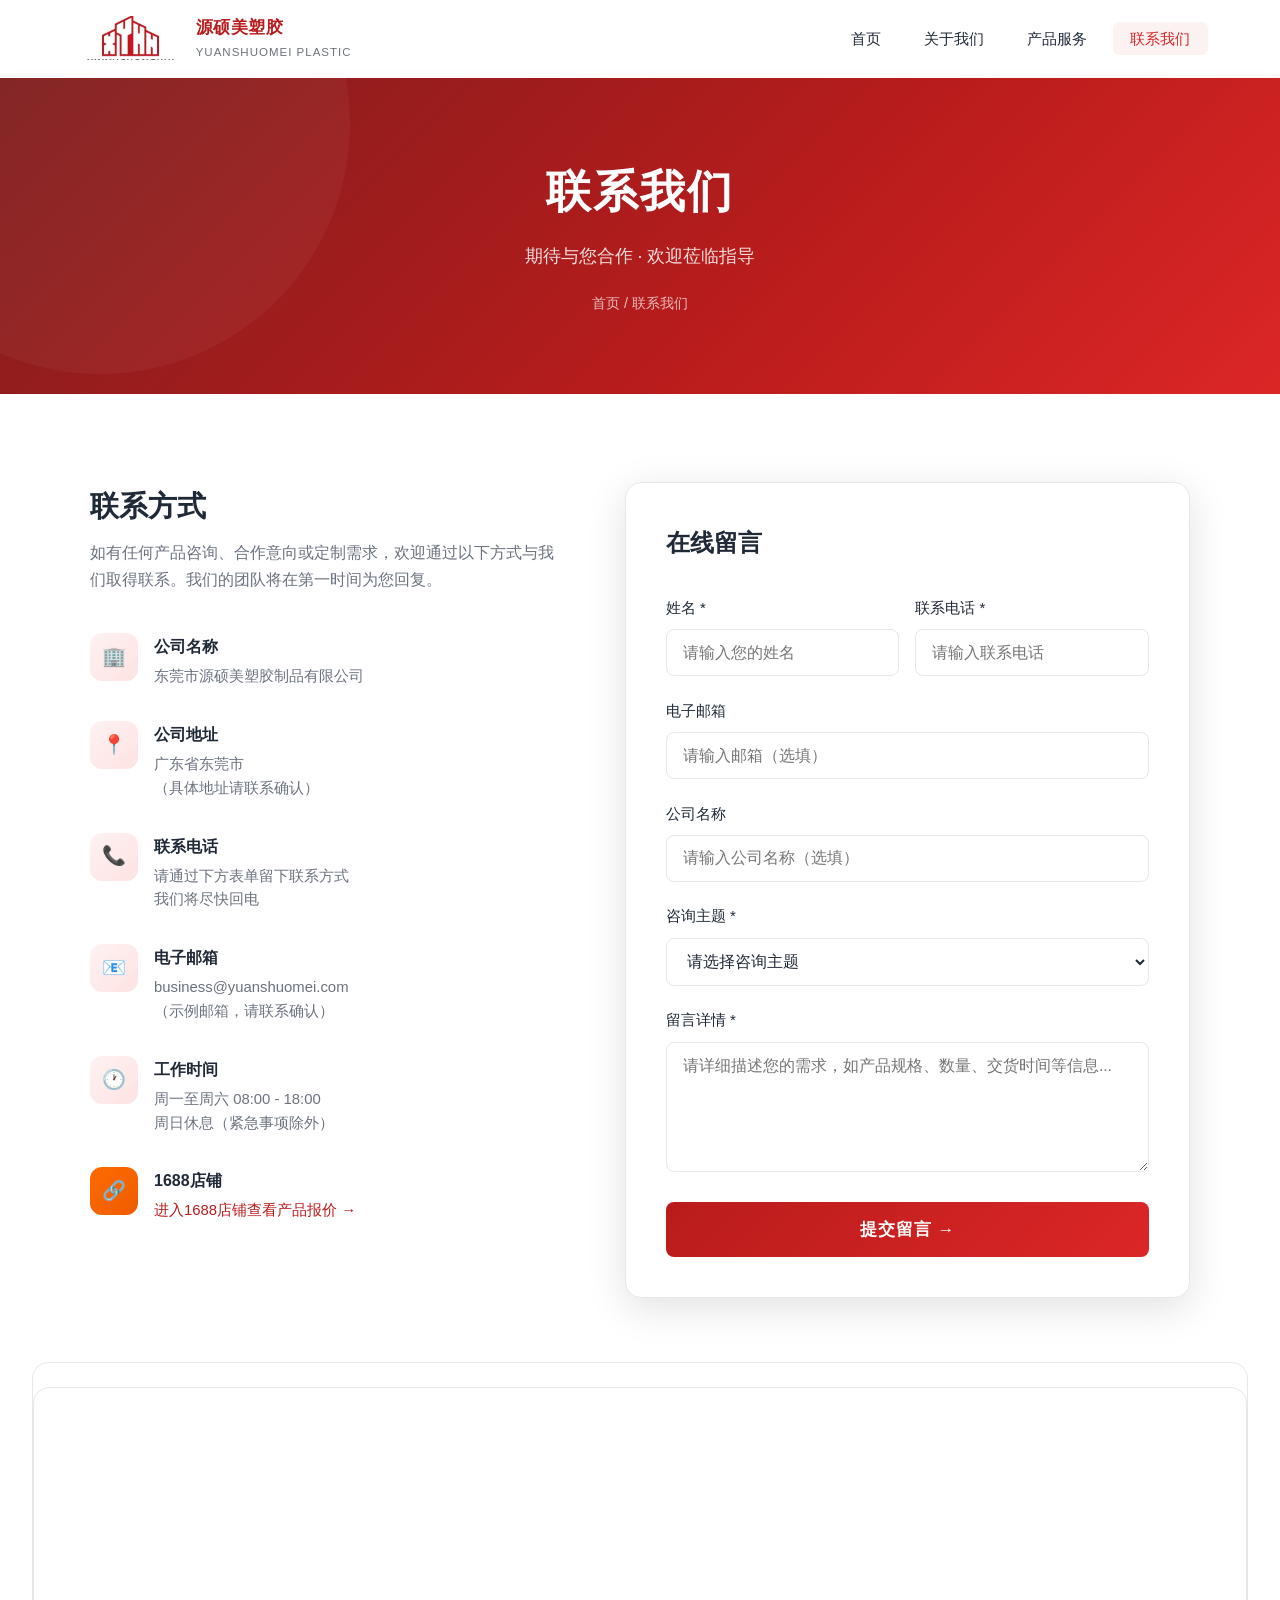
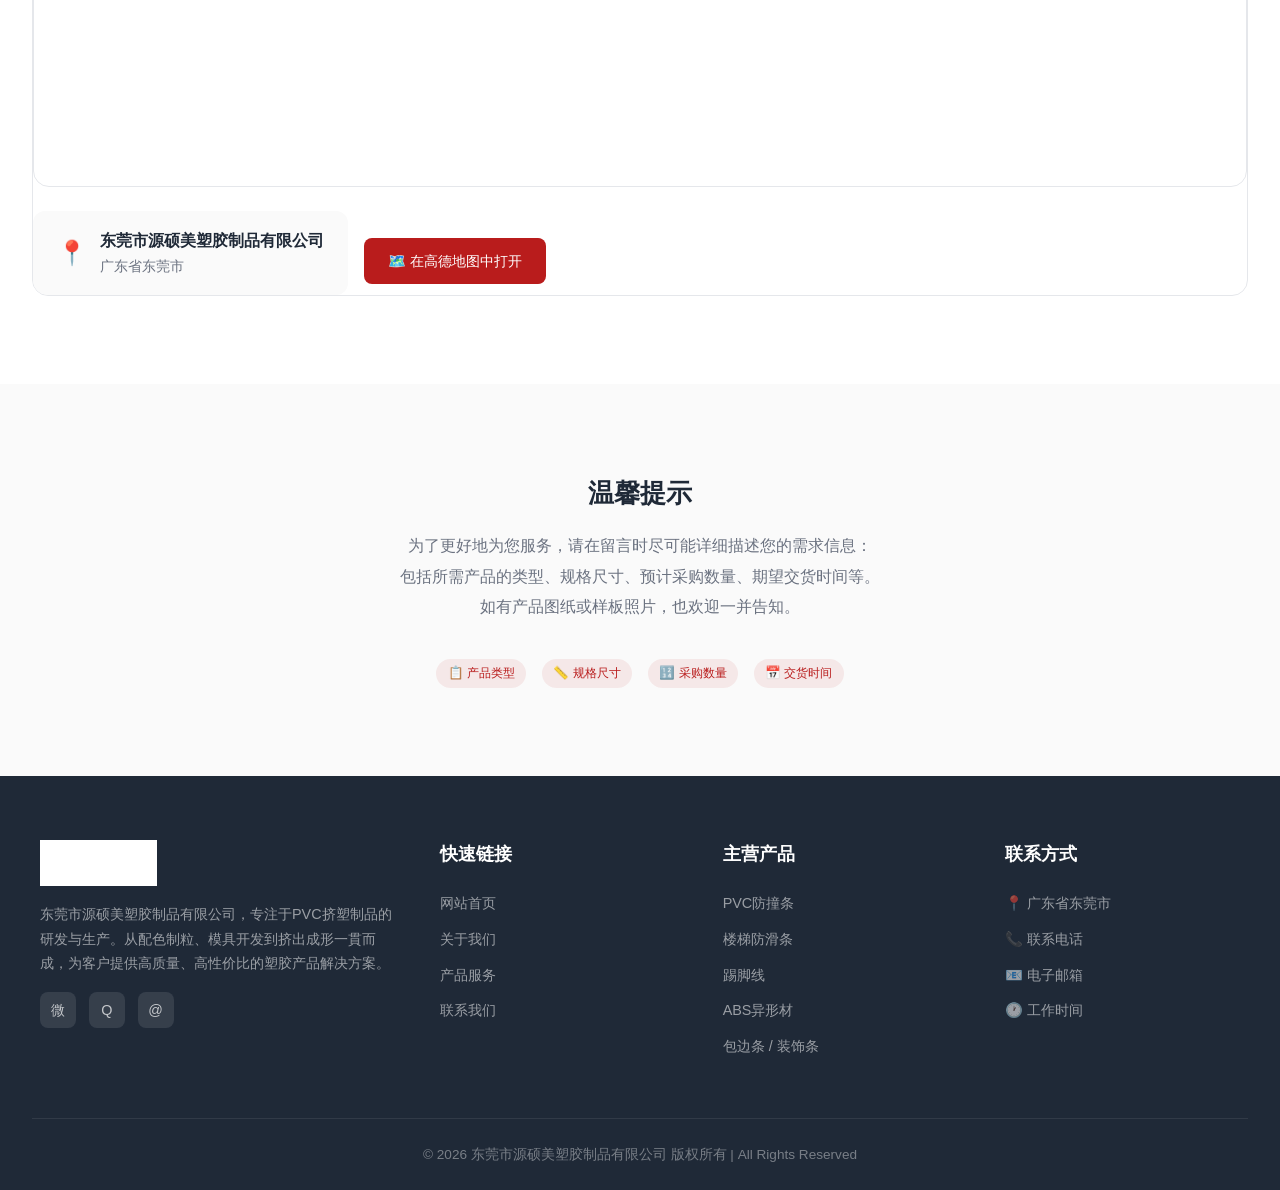
<file: contact.html>
<!DOCTYPE html>
<html lang="zh-CN">
<head>
    <meta charset="UTF-8">
    <meta name="viewport" content="width=device-width, initial-scale=1.0">
    <title>联系我们 - 东莞市源硕美塑胶制品有限公司</title>
    <meta name="description" content="联系东莞市源硕美塑胶制品有限公司，获取PVC防撞条、踢脚线、ABS异形材等产品报价与合作信息。欢迎各界人士前来我司洽谈业务。">
    <link rel="stylesheet" href="style.css">
</head>
<body>
    <!-- 导航栏 -->
    <nav class="navbar" id="navbar">
        <div class="nav-container">
            <a href="index.html" class="logo">
                <img src="images/logo.jpg" alt="源硕美塑胶Logo">
                <div>
                    <div class="logo-text">源硕美塑胶</div>
                    <div class="logo-sub">YUANSHUOMEI PLASTIC</div>
                </div>
            </a>
            <ul class="nav-menu" id="navMenu">
                <li><a href="index.html">首页</a></li>
                <li><a href="about.html">关于我们</a></li>
                <li><a href="products.html">产品服务</a></li>
                <li><a href="contact.html" class="active">联系我们</a></li>
            </ul>
            <div class="menu-toggle" id="menuToggle">
                <span></span><span></span><span></span>
            </div>
        </div>
    </nav>

    <!-- 页面横幅 -->
    <section class="page-banner">
        <div>
            <h1>联系我们</h1>
            <p>期待与您合作 · 欢迎莅临指导</p>
            <div class="breadcrumb"><a href="index.html">首页</a> / 联系我们</div>
        </div>
    </section>

    <!-- 联系内容 -->
    <section class="section">
        <div class="contact-wrapper">

            <!-- 左侧：联系信息 -->
            <div class="contact-info-side fade-in-up">
                <h3>联系方式</h3>
                <p>如有任何产品咨询、合作意向或定制需求，欢迎通过以下方式与我们取得联系。我们的团队将在第一时间为您回复。</p>

                <div class="contact-detail-item">
                    <div class="contact-detail-icon">🏢</div>
                    <div class="contact-detail-text">
                        <h4>公司名称</h4>
                        <p>东莞市源硕美塑胶制品有限公司</p>
                    </div>
                </div>

                <div class="contact-detail-item">
                    <div class="contact-detail-icon">📍</div>
                    <div class="contact-detail-text">
                        <h4>公司地址</h4>
                        <p>广东省东莞市<br>（具体地址请联系确认）</p>
                    </div>
                </div>

                <div class="contact-detail-item">
                    <div class="contact-detail-icon">📞</div>
                    <div class="contact-detail-text">
                        <h4>联系电话</h4>
                        <p>请通过下方表单留下联系方式<br>我们将尽快回电</p>
                    </div>
                </div>

                <div class="contact-detail-item">
                    <div class="contact-detail-icon">📧</div>
                    <div class="contact-detail-text">
                        <h4>电子邮箱</h4>
                        <p>business@yuanshuomei.com<br>（示例邮箱，请联系确认）</p>
                    </div>
                </div>

                <div class="contact-detail-item">
                    <div class="contact-detail-icon">🕐</div>
                    <div class="contact-detail-text">
                        <h4>工作时间</h4>
                        <p>周一至周六 08:00 - 18:00<br>周日休息（紧急事项除外）</p>
                    </div>
                </div>

                <!-- 1688店铺入口 -->
                <div class="contact-detail-item">
                    <div class="contact-detail-icon" style="background:linear-gradient(135deg,#ff6a00,#ee5c00);color:white;">🔗</div>
                    <div class="contact-detail-text">
                        <h4>1688店铺</h4>
                        <p>
                            <a href="https://chengxingsujiao.1688.com/page/offerlist.htm?spm=a261y.7663282.shopNavigation.3.36617804d1meZK&offerId=648101405103&td_page_id=PC-PROCESSING-2025" target="_blank" rel="noopener" style="color:var(--primary-color);font-weight:500;">
                                进入1688店铺查看产品报价 &rarr;
                            </a>
                        </p>
                    </div>
                </div>
            </div>

            <!-- 右侧：联系表单 -->
            <div class="contact-form-side fade-in-up">
                <h3>在线留言</h3>
                <form action="#" method="post" onsubmit="event.preventDefault(); alert('感谢您的留言！我们会尽快与您联系。');">
                    <div class="form-row">
                        <div class="form-group">
                            <label for="name">姓名 *</label>
                            <input type="text" id="name" name="name" placeholder="请输入您的姓名" required>
                        </div>
                        <div class="form-group">
                            <label for="phone">联系电话 *</label>
                            <input type="tel" id="phone" name="phone" placeholder="请输入联系电话" required>
                        </div>
                    </div>
                    <div class="form-group">
                        <label for="email">电子邮箱</label>
                        <input type="email" id="email" name="email" placeholder="请输入邮箱（选填）">
                    </div>
                    <div class="form-group">
                        <label for="company">公司名称</label>
                        <input type="text" id="company" name="company" placeholder="请输入公司名称（选填）">
                    </div>
                    <div class="form-group">
                        <label for="subject">咨询主题 *</label>
                        <select id="subject" name="subject" required>
                            <option value="">请选择咨询主题</option>
                            <option value="product">产品询价</option>
                            <option value="custom">定制需求</option>
                            <option value="sample">索要样品</option>
                            <option value="cooperation">商务合作</option>
                            <option value="other">其他问题</option>
                        </select>
                    </div>
                    <div class="form-group">
                        <label for="message">留言详情 *</label>
                        <textarea id="message" name="message" placeholder="请详细描述您的需求，如产品规格、数量、交货时间等信息..." required></textarea>
                    </div>
                    <button type="submit" class="submit-btn">提交留言 →</button>
                </form>
            </div>
        </div>

        <!-- 高德地图 -->
        <div class="map-container fade-in-up" style="margin-top:4rem;">
            <div class="map-embed">
                <iframe
                    src="https://www.amap.com/ssr/place/B0KKCU9K01?id=B0KKCU9K01&name=%E4%B8%9C%E8%8E%9E%E5%B8%82%E6%BA%90%E7%A1%95%E7%BE%8E%E5%A1%91%E8%83%B6%E5%88%B6%E5%93%81%E6%9C%89%E9%99%90%E5%85%AC%E5%8F%B8"
                    width="100%"
                    height="400"
                    style="border:0;"
                    allowfullscreen=""
                    loading="lazy"
                    referrerpolicy="no-referrer-when-downgrade"
                    title="公司位置-高德地图">
                </iframe>
            </div>
            <div style="display:flex;align-items:center;gap:1rem;margin-top:1.5rem;flex-wrap:wrap;">
                <div style="display:flex;align-items:center;gap:0.8rem;padding:1rem 1.5rem;background:var(--bg-light);border-radius:12px;">
                    <span style="font-size:1.5rem;">📍</span>
                    <div>
                        <div style="font-weight:600;color:var(--text-dark);">东莞市源硕美塑胶制品有限公司</div>
                        <div style="font-size:0.9rem;color:var(--text-light);">广东省东莞市</div>
                    </div>
                </div>
                <a href="https://www.amap.com/ssr/place/B0KKCU9K01?id=B0KKCU9K01&name=%E4%B8%9C%E8%8E%9E%E5%B8%82%E6%BA%90%E7%A1%95%E7%BE%8E%E5%A1%91%E8%83%B6%E5%88%B6%E5%93%81%E6%9C%89%E9%99%90%E5%85%AC%E5%8F%B8" target="_blank" rel="noopener" class="map-link-btn">
                    🗺️ 在高德地图中打开
                </a>
            </div>
        </div>
    </section>

    <!-- 温馨提示 -->
    <section class="section section-alt" style="text-align:center;">
        <div style="max-width:700px;margin:0 auto;">
            <h3 style="font-size:1.6rem;margin-bottom:1rem;color:var(--text-dark);">温馨提示</h3>
            <p style="color:var(--text-light);line-height:1.9;margin-bottom:1.5rem;">
                为了更好地为您服务，请在留言时尽可能详细描述您的需求信息：<br>
                包括所需产品的类型、规格尺寸、预计采购数量、期望交货时间等。<br>
                如有产品图纸或样板照片，也欢迎一并告知。
            </p>
            <div style="display:flex;justify-content:center;gap:1rem;flex-wrap:wrap;">
                <span class="product-tag" style="cursor:default;">📋 产品类型</span>
                <span class="product-tag" style="cursor:default;">📏 规格尺寸</span>
                <span class="product-tag" style="cursor:default;">🔢 采购数量</span>
                <span class="product-tag" style="cursor:default;">📅 交货时间</span>
            </div>
        </div>
    </section>

    <!-- 页脚 -->
    <footer class="footer">
        <div class="footer-content">
            <div class="footer-brand">
                <img src="images/logo.jpg" alt="源硕美塑胶Logo">
                <p>东莞市源硕美塑胶制品有限公司，专注于PVC挤塑制品的研发与生产。从配色制粒、模具开发到挤出成形一貫而成，为客户提供高质量、高性价比的塑胶产品解决方案。</p>
                <div class="footer-social">
                    <a href="#" title="微信">微</a>
                    <a href="#" title="QQ">Q</a>
                    <a href="#" title="邮箱">@</a>
                </div>
            </div>
            <div class="footer-col">
                <h4>快速链接</h4>
                <a href="index.html">网站首页</a>
                <a href="about.html">关于我们</a>
                <a href="products.html">产品服务</a>
                <a href="contact.html">联系我们</a>
            </div>
            <div class="footer-col">
                <h4>主营产品</h4>
                <a href="products.html">PVC防撞条</a>
                <a href="products.html">楼梯防滑条</a>
                <a href="products.html">踢脚线</a>
                <a href="products.html">ABS异形材</a>
                <a href="products.html">包边条 / 装饰条</a>
            </div>
            <div class="footer-col">
                <h4>联系方式</h4>
                <a href="contact.html">📍 广东省东莞市</a>
                <a href="contact.html">📞 联系电话</a>
                <a href="contact.html">📧 电子邮箱</a>
                <a href="contact.html">🕐 工作时间</a>
            </div>
        </div>
        <div class="footer-bottom">
            <p>&copy; 2026 东莞市源硕美塑胶制品有限公司 版权所有 | All Rights Reserved</p>
        </div>
    </footer>

    <button class="back-to-top" id="backToTop">↑</button>

    <script>
        const menuToggle = document.getElementById('menuToggle');
        const navMenu = document.getElementById('navMenu');
        const navbar = document.getElementById('navbar');
        const backToTop = document.getElementById('backToTop');

        menuToggle.addEventListener('click', () => {
            menuToggle.classList.toggle('active');
            navMenu.classList.toggle('active');
        });
        window.addEventListener('scroll', () => {
            navbar.classList.toggle('scrolled', window.scrollY > 50);
            backToTop.classList.toggle('visible', window.scrollY > 300);
        });
        backToTop.addEventListener('click', () => {
            window.scrollTo({ top: 0, behavior: 'smooth' });
        });
        document.querySelectorAll('.nav-menu a').forEach(link => {
            link.addEventListener('click', () => {
                menuToggle.classList.remove('active');
                navMenu.classList.remove('active');
            });
        });
    </script>
</body>
</html>
</file>
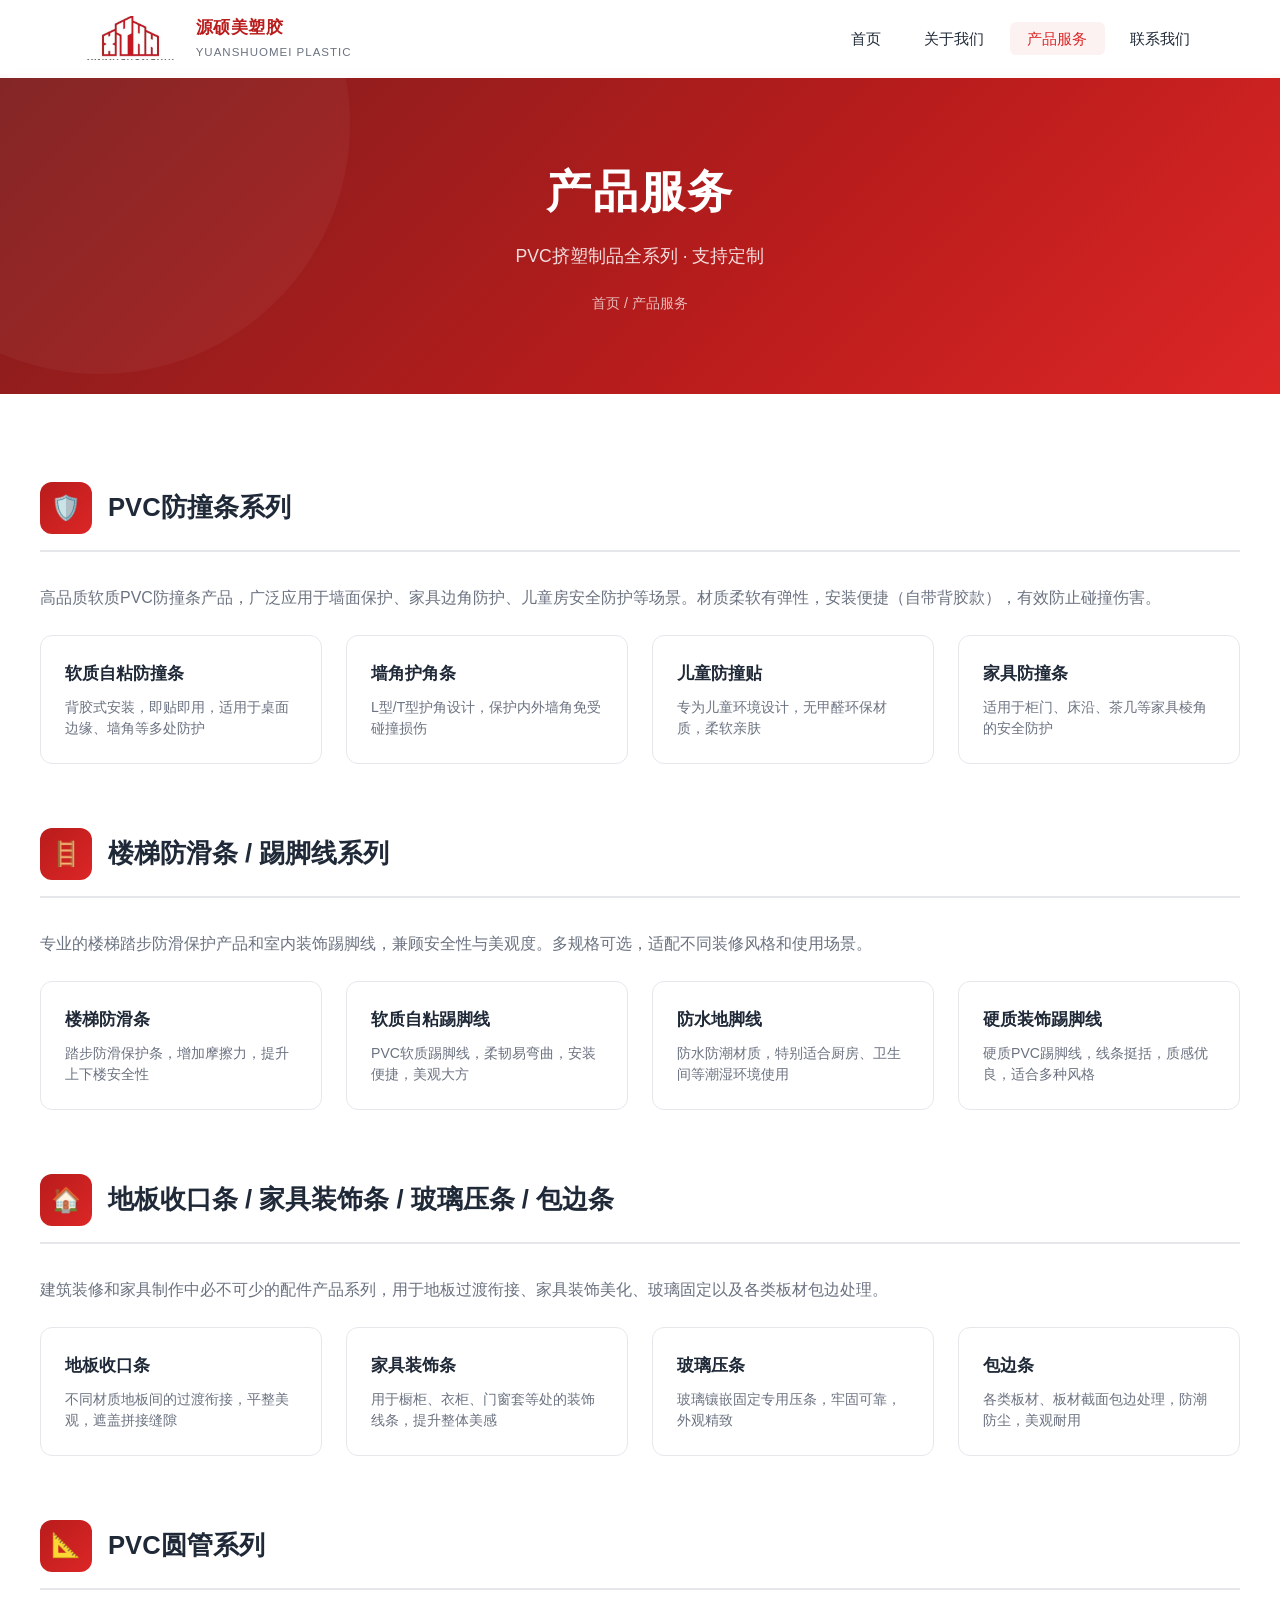
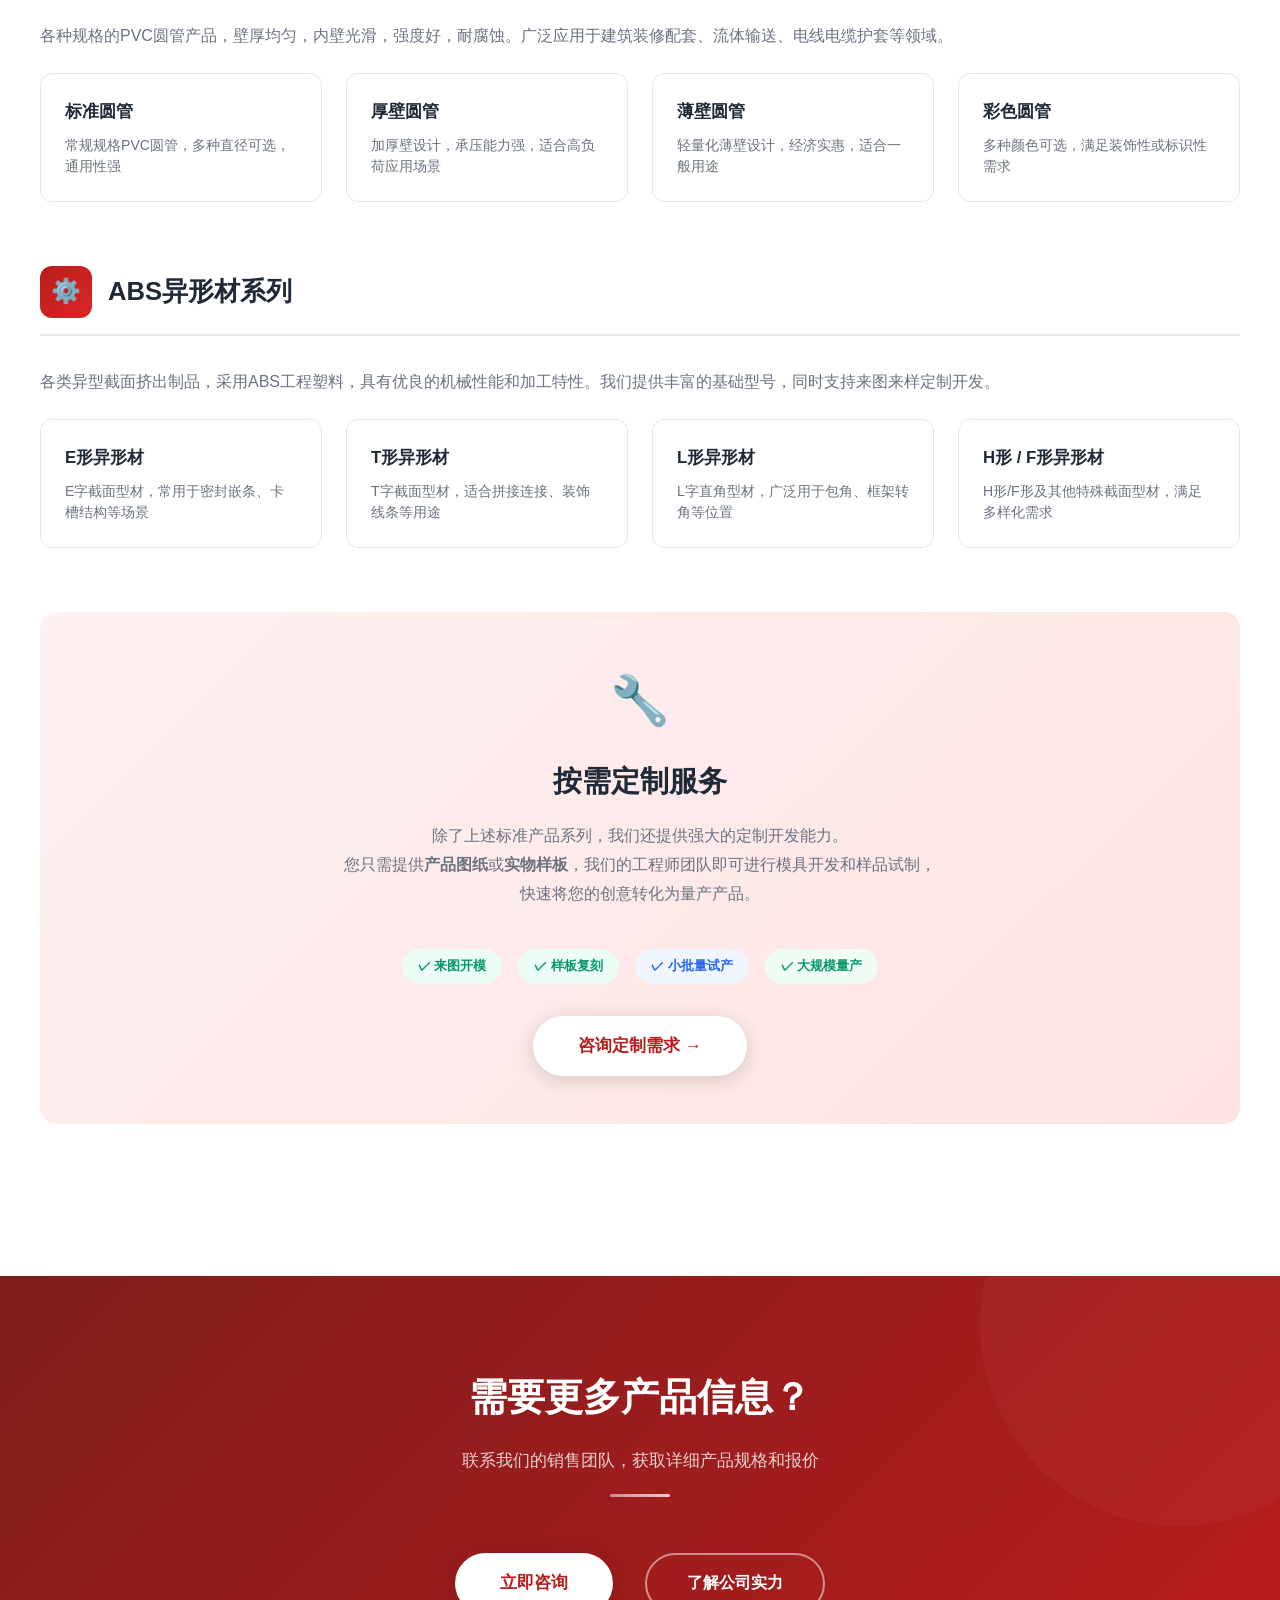
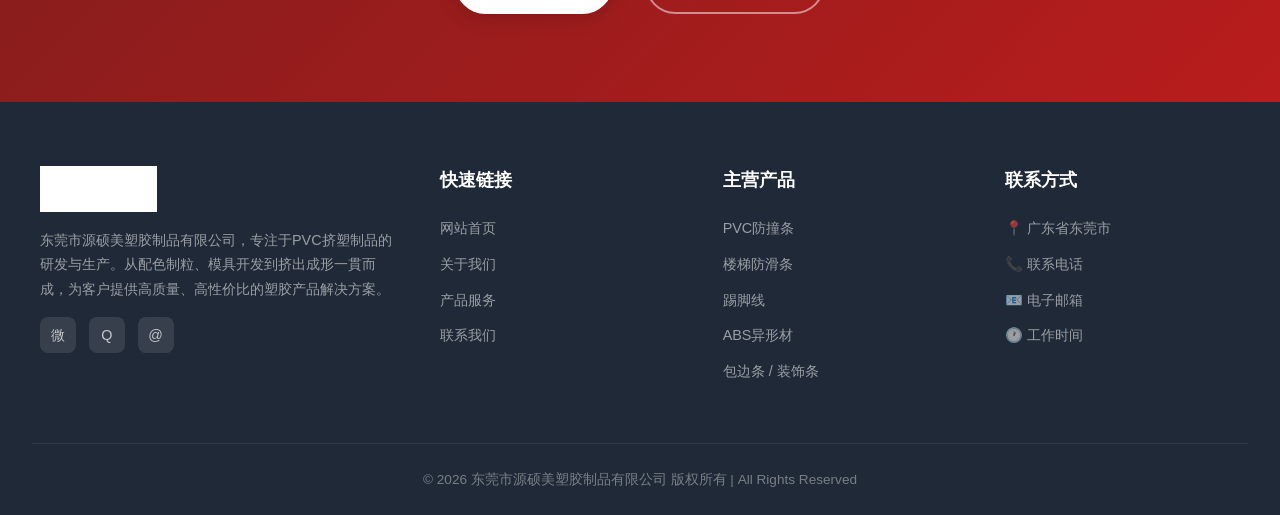
<file: products.html>
<!DOCTYPE html>
<html lang="zh-CN">
<head>
    <meta charset="UTF-8">
    <meta name="viewport" content="width=device-width, initial-scale=1.0">
    <title>产品服务 - 东莞市源硕美塑胶制品有限公司 | PVC防撞条/踢脚线/异型材</title>
    <meta name="description" content="源硕美塑胶主营PVC防撞条、楼梯防滑条、踢脚线、地板收口条、家具装饰条、玻璃压条、包边条、圆管及ABS异形材等，支持欧盟ROHS环保标准和定制服务。">
    <link rel="stylesheet" href="style.css">
</head>
<body>
    <!-- 导航栏 -->
    <nav class="navbar" id="navbar">
        <div class="nav-container">
            <a href="index.html" class="logo">
                <img src="images/logo.jpg" alt="源硕美塑胶Logo">
                <div>
                    <div class="logo-text">源硕美塑胶</div>
                    <div class="logo-sub">YUANSHUOMEI PLASTIC</div>
                </div>
            </a>
            <ul class="nav-menu" id="navMenu">
                <li><a href="index.html">首页</a></li>
                <li><a href="about.html">关于我们</a></li>
                <li><a href="products.html" class="active">产品服务</a></li>
                <li><a href="contact.html">联系我们</a></li>
            </ul>
            <div class="menu-toggle" id="menuToggle">
                <span></span><span></span><span></span>
            </div>
        </div>
    </nav>

    <!-- 页面横幅 -->
    <section class="page-banner">
        <div>
            <h1>产品服务</h1>
            <p>PVC挤塑制品全系列 · 支持定制</p>
            <div class="breadcrumb"><a href="index.html">首页</a> / 产品服务</div>
        </div>
    </section>

    <!-- 产品列表 -->
    <section class="section">
        <div class="products-detailed">

            <!-- PVC防撞条系列 -->
            <div class="product-category fade-in-up">
                <div class="category-header">
                    <div class="category-icon">🛡️</div>
                    <h3>PVC防撞条系列</h3>
                </div>
                <p class="category-desc">高品质软质PVC防撞条产品，广泛应用于墙面保护、家具边角防护、儿童房安全防护等场景。材质柔软有弹性，安装便捷（自带背胶款），有效防止碰撞伤害。</p>
                <div class="product-list">
                    <div class="mini-product-card">
                        <h4>软质自粘防撞条</h4>
                        <p>背胶式安装，即贴即用，适用于桌面边缘、墙角等多处防护</p>
                    </div>
                    <div class="mini-product-card">
                        <h4>墙角护角条</h4>
                        <p>L型/T型护角设计，保护内外墙角免受碰撞损伤</p>
                    </div>
                    <div class="mini-product-card">
                        <h4>儿童防撞贴</h4>
                        <p>专为儿童环境设计，无甲醛环保材质，柔软亲肤</p>
                    </div>
                    <div class="mini-product-card">
                        <h4>家具防撞条</h4>
                        <p>适用于柜门、床沿、茶几等家具棱角的安全防护</p>
                    </div>
                </div>
            </div>

            <!-- 楼梯防滑条/踢脚线 -->
            <div class="product-category fade-in-up">
                <div class="category-header">
                    <div class="category-icon">🪜</div>
                    <h3>楼梯防滑条 / 踢脚线系列</h3>
                </div>
                <p class="category-desc">专业的楼梯踏步防滑保护产品和室内装饰踢脚线，兼顾安全性与美观度。多规格可选，适配不同装修风格和使用场景。</p>
                <div class="product-list">
                    <div class="mini-product-card">
                        <h4>楼梯防滑条</h4>
                        <p>踏步防滑保护条，增加摩擦力，提升上下楼安全性</p>
                    </div>
                    <div class="mini-product-card">
                        <h4>软质自粘踢脚线</h4>
                        <p>PVC软质踢脚线，柔韧易弯曲，安装便捷，美观大方</p>
                    </div>
                    <div class="mini-product-card">
                        <h4>防水地脚线</h4>
                        <p>防水防潮材质，特别适合厨房、卫生间等潮湿环境使用</p>
                    </div>
                    <div class="mini-product-card">
                        <h4>硬质装饰踢脚线</h4>
                        <p>硬质PVC踢脚线，线条挺括，质感优良，适合多种风格</p>
                    </div>
                </div>
            </div>

            <!-- 地板收口条/装饰条 -->
            <div class="product-category fade-in-up">
                <div class="category-header">
                    <div class="category-icon">🏠</div>
                    <h3>地板收口条 / 家具装饰条 / 玻璃压条 / 包边条</h3>
                </div>
                <p class="category-desc">建筑装修和家具制作中必不可少的配件产品系列，用于地板过渡衔接、家具装饰美化、玻璃固定以及各类板材包边处理。</p>
                <div class="product-list">
                    <div class="mini-product-card">
                        <h4>地板收口条</h4>
                        <p>不同材质地板间的过渡衔接，平整美观，遮盖拼接缝隙</p>
                    </div>
                    <div class="mini-product-card">
                        <h4>家具装饰条</h4>
                        <p>用于橱柜、衣柜、门窗套等处的装饰线条，提升整体美感</p>
                    </div>
                    <div class="mini-product-card">
                        <h4>玻璃压条</h4>
                        <p>玻璃镶嵌固定专用压条，牢固可靠，外观精致</p>
                    </div>
                    <div class="mini-product-card">
                        <h4>包边条</h4>
                        <p>各类板材、板材截面包边处理，防潮防尘，美观耐用</p>
                    </div>
                </div>
            </div>

            <!-- 圆管系列 -->
            <div class="product-category fade-in-up">
                <div class="category-header">
                    <div class="category-icon">📐</div>
                    <h3>PVC圆管系列</h3>
                </div>
                <p class="category-desc">各种规格的PVC圆管产品，壁厚均匀，内壁光滑，强度好，耐腐蚀。广泛应用于建筑装修配套、流体输送、电线电缆护套等领域。</p>
                <div class="product-list">
                    <div class="mini-product-card">
                        <h4>标准圆管</h4>
                        <p>常规规格PVC圆管，多种直径可选，通用性强</p>
                    </div>
                    <div class="mini-product-card">
                        <h4>厚壁圆管</h4>
                        <p>加厚壁设计，承压能力强，适合高负荷应用场景</p>
                    </div>
                    <div class="mini-product-card">
                        <h4>薄壁圆管</h4>
                        <p>轻量化薄壁设计，经济实惠，适合一般用途</p>
                    </div>
                    <div class="mini-product-card">
                        <h4>彩色圆管</h4>
                        <p>多种颜色可选，满足装饰性或标识性需求</p>
                    </div>
                </div>
            </div>

            <!-- ABS异形材 -->
            <div class="product-category fade-in-up">
                <div class="category-header">
                    <div class="category-icon">⚙️</div>
                    <h3>ABS异形材系列</h3>
                </div>
                <p class="category-desc">各类异型截面挤出制品，采用ABS工程塑料，具有优良的机械性能和加工特性。我们提供丰富的基础型号，同时支持来图来样定制开发。</p>
                <div class="product-list">
                    <div class="mini-product-card">
                        <h4>E形异形材</h4>
                        <p>E字截面型材，常用于密封嵌条、卡槽结构等场景</p>
                    </div>
                    <div class="mini-product-card">
                        <h4>T形异形材</h4>
                        <p>T字截面型材，适合拼接连接、装饰线条等用途</p>
                    </div>
                    <div class="mini-product-card">
                        <h4>L形异形材</h4>
                        <p>L字直角型材，广泛用于包角、框架转角等位置</p>
                    </div>
                    <div class="mini-product-card">
                        <h4>H形 / F形异形材</h4>
                        <p>H形/F形及其他特殊截面型材，满足多样化需求</p>
                    </div>
                </div>
            </div>

            <!-- 定制服务 -->
            <div class="product-category fade-in-up" style="text-align:center;">
                <div style="padding:3rem;background:linear-gradient(135deg,#fef2f2,#fee2e2);border-radius:16px;">
                    <div style="font-size:3rem;margin-bottom:1rem;">🔧</div>
                    <h3 style="font-size:1.8rem;border:none;padding:0;margin-bottom:1rem;">按需定制服务</h3>
                    <p style="color:var(--text-light);max-width:650px;margin:0 auto 1.5rem;line-height:1.8;">
                        除了上述标准产品系列，我们还提供强大的定制开发能力。<br>
                        您只需提供<strong>产品图纸</strong>或<strong>实物样板</strong>，我们的工程师团队即可进行模具开发和样品试制，<br>
                        快速将您的创意转化为量产产品。
                    </p>
                    <div style="display:flex;justify-content:center;flex-wrap:wrap;gap:1rem;">
                        <span class="cert-badge">✓ 来图开模</span>
                        <span class="cert-badge">✓ 样板复刻</span>
                        <span class="cert-badge" style="background:#eff6ff;color:#2563eb;">✓ 小批量试产</span>
                        <span class="cert-badge" style="background:#f0fdf4;color:#059669;">✓ 大规模量产</span>
                    </div>
                    <div style="margin-top:2rem;">
                        <a href="contact.html" class="btn-primary">咨询定制需求 &rarr;</a>
                    </div>
                </div>
            </div>

        </div>
    </section>

    <!-- CTA -->
    <section class="section cta-section">
        <div class="section-title">
            <h2>需要更多产品信息？</h2>
            <p>联系我们的销售团队，获取详细产品规格和报价</p>
            <div class="title-line"></div>
        </div>
        <div class="cta-buttons">
            <a href="contact.html" class="btn-primary">立即咨询</a>
            <a href="about.html" class="btn-outline">了解公司实力</a>
        </div>
    </section>

    <!-- 页脚 -->
    <footer class="footer">
        <div class="footer-content">
            <div class="footer-brand">
                <img src="images/logo.jpg" alt="源硕美塑胶Logo">
                <p>东莞市源硕美塑胶制品有限公司，专注于PVC挤塑制品的研发与生产。从配色制粒、模具开发到挤出成形一貫而成，为客户提供高质量、高性价比的塑胶产品解决方案。</p>
                <div class="footer-social">
                    <a href="#" title="微信">微</a>
                    <a href="#" title="QQ">Q</a>
                    <a href="#" title="邮箱">@</a>
                </div>
            </div>
            <div class="footer-col">
                <h4>快速链接</h4>
                <a href="index.html">网站首页</a>
                <a href="about.html">关于我们</a>
                <a href="products.html">产品服务</a>
                <a href="contact.html">联系我们</a>
            </div>
            <div class="footer-col">
                <h4>主营产品</h4>
                <a href="products.html">PVC防撞条</a>
                <a href="products.html">楼梯防滑条</a>
                <a href="products.html">踢脚线</a>
                <a href="products.html">ABS异形材</a>
                <a href="products.html">包边条 / 装饰条</a>
            </div>
            <div class="footer-col">
                <h4>联系方式</h4>
                <a href="contact.html">📍 广东省东莞市</a>
                <a href="contact.html">📞 联系电话</a>
                <a href="contact.html">📧 电子邮箱</a>
                <a href="contact.html">🕐 工作时间</a>
            </div>
        </div>
        <div class="footer-bottom">
            <p>&copy; 2026 东莞市源硕美塑胶制品有限公司 版权所有 | All Rights Reserved</p>
        </div>
    </footer>

    <button class="back-to-top" id="backToTop">↑</button>

    <script>
        const menuToggle = document.getElementById('menuToggle');
        const navMenu = document.getElementById('navMenu');
        const navbar = document.getElementById('navbar');
        const backToTop = document.getElementById('backToTop');

        menuToggle.addEventListener('click', () => {
            menuToggle.classList.toggle('active');
            navMenu.classList.toggle('active');
        });
        window.addEventListener('scroll', () => {
            navbar.classList.toggle('scrolled', window.scrollY > 50);
            backToTop.classList.toggle('visible', window.scrollY > 300);
        });
        backToTop.addEventListener('click', () => {
            window.scrollTo({ top: 0, behavior: 'smooth' });
        });
        document.querySelectorAll('.nav-menu a').forEach(link => {
            link.addEventListener('click', () => {
                menuToggle.classList.remove('active');
                navMenu.classList.remove('active');
            });
        });
    </script>
</body>
</html>
</file>
<file: style.css>
/* ========== 源硕美塑胶 - 企业官网样式 ========== */
/* 主色调：红色系（匹配XYH Logo） */

* {
    margin: 0;
    padding: 0;
    box-sizing: border-box;
}

:root {
    --primary-color: #b91c1c;      /* 深红 - 主色 */
    --primary-dark: #991b1b;       /* 更深红 */
    --secondary-color: #dc2626;     /* 亮红 - 强调色 */
    --accent-color: #ef4444;        /* 鲜红 */
    --text-dark: #1f2937;           /* 深色文字 */
    --text-light: #6b7280;          /* 浅色文字 */
    --bg-light: #fafafa;            /* 浅灰背景 */
    --bg-white: #ffffff;            /* 白色背景 */
    --border-color: #e5e7eb;        /* 边框色 */
    --shadow: 0 2px 8px rgba(0,0,0,0.08);
    --shadow-lg: 0 10px 40px rgba(0,0,0,0.12);
    --shadow-red: 0 4px 20px rgba(185,28,28,0.15);
}

html {
    scroll-behavior: smooth;
}

body {
    font-family: -apple-system, 'Microsoft YaHei', 'PingFang SC', 'Noto Sans SC', sans-serif;
    line-height: 1.7;
    color: var(--text-dark);
    background-color: var(--bg-white);
    overflow-x: hidden;
}

a { text-decoration: none; color: inherit; }
img { max-width: 100%; display: block; }

/* ========== 导航栏 ========== */
.navbar {
    position: fixed;
    top: 0; left: 0; right: 0;
    background: rgba(255,255,255,0.97);
    backdrop-filter: blur(10px);
    z-index: 1000;
    transition: all 0.3s ease;
    border-bottom: 1px solid transparent;
}

.navbar.scrolled {
    box-shadow: 0 2px 20px rgba(0,0,0,0.08);
    border-bottom-color: var(--border-color);
}

.nav-container {
    max-width: 1200px;
    margin: 0 auto;
    padding: 0.9rem 2rem;
    display: flex;
    justify-content: space-between;
    align-items: center;
}

.logo {
    display: flex;
    align-items: center;
    gap: 0.75rem;
}

.logo img {
    height: 44px;
    width: auto;
}

.logo-text {
    font-size: 1.05rem;
    font-weight: 700;
    color: var(--primary-color);
    letter-spacing: 0.5px;
}

.logo-sub {
    font-size: 0.72rem;
    color: var(--text-light);
    font-weight: 400;
    letter-spacing: 1px;
}

.nav-menu {
    display: flex;
    list-style: none;
    gap: 0.5rem;
}

.nav-menu a {
    text-decoration: none;
    color: var(--text-dark);
    font-weight: 500;
    font-size: 0.95rem;
    padding: 0.5rem 1.1rem;
    border-radius: 6px;
    transition: all 0.25s ease;
    position: relative;
}

.nav-menu a:hover,
.nav-menu a.active {
    color: var(--secondary-color);
    background: rgba(220,38,38,0.06);
}

/* 移动端菜单按钮 */
.menu-toggle {
    display: none;
    flex-direction: column;
    cursor: pointer;
    gap: 5px;
    padding: 5px;
}

.menu-toggle span {
    width: 24px;
    height: 2.5px;
    background: var(--text-dark);
    transition: 0.3s;
    border-radius: 2px;
}

.menu-toggle.active span:nth-child(1) {
    transform: rotate(45deg) translate(5px, 5px);
}
.menu-toggle.active span:nth-child(2) { opacity: 0; }
.menu-toggle.active span:nth-child(3) {
    transform: rotate(-45deg) translate(5px, -5px);
}

/* ========== Hero 横幅 ========== */
.hero {
    margin-top: 74px;
    min-height: 580px;
    background: linear-gradient(135deg, #7f1d1d 0%, #991b1b 30%, #b91c1c 60%, #dc2626 100%);
    display: flex;
    align-items: center;
    justify-content: center;
    text-align: center;
    color: white;
    position: relative;
    overflow: hidden;
}

.hero::before {
    content: '';
    position: absolute;
    top: 0; left: 0; right: 0; bottom: 0;
    background:
        radial-gradient(circle at 20% 50%, rgba(255,255,255,0.08) 0%, transparent 50%),
        radial-gradient(circle at 80% 20%, rgba(255,255,255,0.05) 0%, transparent 40%);
}

.hero::after {
    content: '';
    position: absolute;
    bottom: 0; left: 0; right: 0;
    height: 120px;
    background: linear-gradient(to top, var(--bg-white), transparent);
}

.hero-content {
    position: relative;
    z-index: 1;
    max-width: 800px;
    padding: 2rem;
}

.hero-badge {
    display: inline-block;
    padding: 0.4rem 1.2rem;
    background: rgba(255,255,255,0.15);
    border: 1px solid rgba(255,255,255,0.25);
    border-radius: 50px;
    font-size: 0.88rem;
    margin-bottom: 1.5rem;
    letter-spacing: 2px;
}

.hero-content h1 {
    font-size: 3.2rem;
    font-weight: 800;
    margin-bottom: 1.2rem;
    letter-spacing: 2px;
    line-height: 1.2;
}

.hero-content p {
    font-size: 1.2rem;
    margin-bottom: 2.5rem;
    opacity: 0.9;
    line-height: 1.8;
}

.btn-primary {
    display: inline-block;
    padding: 1rem 2.8rem;
    background: white;
    color: var(--primary-color);
    text-decoration: none;
    border-radius: 50px;
    font-weight: 600;
    font-size: 1.05rem;
    transition: all 0.3s ease;
    box-shadow: 0 4px 20px rgba(0,0,0,0.15);
}

.btn-primary:hover {
    transform: translateY(-3px);
    box-shadow: 0 8px 30px rgba(0,0,0,0.2);
}

.btn-outline {
    display: inline-block;
    padding: 0.85rem 2.5rem;
    border: 2px solid rgba(255,255,255,0.6);
    color: white;
    text-decoration: none;
    border-radius: 50px;
    font-weight: 600;
    transition: all 0.3s ease;
    margin-left: 1rem;
}

.btn-outline:hover {
    background: white;
    color: var(--primary-color);
    border-color: white;
}

/* ========== 通用 Section ========== */
.section {
    padding: 5.5rem 2rem;
}

.section-alt {
    background: var(--bg-light);
}

.section-title {
    text-align: center;
    margin-bottom: 3.5rem;
}

.section-title .label {
    display: inline-block;
    color: var(--secondary-color);
    font-weight: 600;
    font-size: 0.9rem;
    letter-spacing: 3px;
    text-transform: uppercase;
    margin-bottom: 0.8rem;
}

.section-title h2 {
    font-size: 2.4rem;
    color: var(--text-dark);
    margin-bottom: 1rem;
    font-weight: 700;
}

.section-title p {
    color: var(--text-light);
    font-size: 1.08rem;
    max-width: 600px;
    margin: 0 auto;
}

.section-title .title-line {
    width: 60px;
    height: 3px;
    background: linear-gradient(to right, var(--primary-color), var(--accent-color));
    margin: 1.2rem auto 0;
    border-radius: 2px;
}

/* ========== 关于简介区域（首页）========== */
.about-intro {
    max-width: 1200px;
    margin: 0 auto;
    display: grid;
    grid-template-columns: 1fr 1fr;
    gap: 5rem;
    align-items: center;
}

.about-intro-text h3 {
    font-size: 2rem;
    color: var(--text-dark);
    margin-bottom: 1.5rem;
    font-weight: 700;
}

.about-intro-text h3 span {
    color: var(--primary-color);
}

.about-intro-text p {
    color: var(--text-light);
    line-height: 1.9;
    margin-bottom: 1.2rem;
    font-size: 1.02rem;
}

.about-highlight {
    display: flex;
    gap: 2rem;
    margin-top: 2rem;
}

.highlight-item {
    text-align: center;
}

.highlight-num {
    font-size: 2.2rem;
    font-weight: 800;
    color: var(--primary-color);
}

.highlight-label {
    font-size: 0.85rem;
    color: var(--text-light);
    margin-top: 0.3rem;
}

.about-intro-visual {
    position: relative;
}

.about-visual-box {
    height: 420px;
    background: linear-gradient(135deg, #fef2f2 0%, #fee2e2 50%, #fecaca 100%);
    border-radius: 16px;
    display: flex;
    align-items: center;
    justify-content: center;
    position: relative;
    overflow: hidden;
}

.about-visual-box::before {
    content: '';
    position: absolute;
    width: 200px;
    height: 200px;
    border: 3px solid rgba(185,28,28,0.1);
    border-radius: 50%;
    top: -60px; right: -60px;
}

.about-visual-box::after {
    content: '';
    position: absolute;
    width: 150px;
    height: 150px;
    border: 3px solid rgba(185,28,28,0.08);
    border-radius: 50%;
    bottom: -40px; left: -40px;
}

.about-visual-icon {
    font-size: 6rem;
    opacity: 0.3;
}

.about-visual-text {
    position: absolute;
    bottom: 2rem;
    left: 2rem;
    right: 2rem;
    background: white;
    padding: 1.2rem 1.5rem;
    border-radius: 10px;
    box-shadow: var(--shadow-lg);
}

.about-visual-text p {
    font-size: 0.92rem;
    color: var(--text-dark);
    font-weight: 500;
}

/* ========== 产品卡片网格 ========== */
.products-grid {
    max-width: 1200px;
    margin: 0 auto;
    display: grid;
    grid-template-columns: repeat(3, 1fr);
    gap: 2rem;
}

.product-card {
    background: var(--bg-white);
    border-radius: 14px;
    overflow: hidden;
    box-shadow: var(--shadow);
    transition: all 0.35s ease;
    border: 1px solid var(--border-color);
}

.product-card:hover {
    transform: translateY(-8px);
    box-shadow: var(--shadow-lg);
    border-color: rgba(185,28,28,0.15);
}

.product-card-img {
    height: 210px;
    display: flex;
    align-items: center;
    justify-content: center;
    font-size: 3.5rem;
    position: relative;
    overflow: hidden;
}

.product-card-img.img-1 { background: linear-gradient(135deg, #fef2f2, #fecaca); }
.product-card-img.img-2 { background: linear-gradient(135deg, #fff7ed, #fed7aa); }
.product-card-img.img-3 { background: linear-gradient(135deg, #f0fdf4, #bbf7d0); }
.product-card-img.img-4 { background: linear-gradient(135deg, #eff6ff, #bfdbfe); }
.product-card-img.img-5 { background: linear-gradient(135deg, #fdf4ff, #f5d0fe); }
.product-card-img.img-6 { background: linear-gradient(135deg, #fffbeb, #fde68a); }

.product-card-body {
    padding: 1.5rem;
}

.product-card-body h3 {
    font-size: 1.2rem;
    color: var(--text-dark);
    margin-bottom: 0.6rem;
    font-weight: 600;
}

.product-card-body p {
    color: var(--text-light);
    font-size: 0.93rem;
    line-height: 1.6;
}

.product-tag {
    display: inline-block;
    padding: 0.25rem 0.7rem;
    background: rgba(185,28,28,0.08);
    color: var(--primary-color);
    border-radius: 20px;
    font-size: 0.78rem;
    font-weight: 500;
    margin-top: 0.8rem;
}

/* ========== 优势/特色 ========== */
.features-grid {
    max-width: 1200px;
    margin: 0 auto;
    display: grid;
    grid-template-columns: repeat(4, 1fr);
    gap: 1.8rem;
}

.feature-card {
    text-align: center;
    padding: 2.5rem 1.5rem;
    background: var(--bg-white);
    border-radius: 14px;
    box-shadow: var(--shadow);
    transition: all 0.35s ease;
    border: 1px solid var(--border-color);
}

.feature-card:hover {
    transform: translateY(-6px);
    box-shadow: var(--shadow-red);
    border-color: rgba(185,28,28,0.2);
}

.feature-icon {
    width: 72px;
    height: 72px;
    margin: 0 auto 1.5rem;
    background: linear-gradient(135deg, #fef2f2, #fee2e2);
    border-radius: 16px;
    display: flex;
    align-items: center;
    justify-content: center;
    font-size: 2rem;
    color: var(--primary-color);
    transition: all 0.3s ease;
}

.feature-card:hover .feature-icon {
    background: linear-gradient(135deg, var(--primary-color), var(--secondary-color));
    color: white;
    transform: scale(1.05);
}

.feature-card h3 {
    font-size: 1.15rem;
    color: var(--text-dark);
    margin-bottom: 0.7rem;
    font-weight: 600;
}

.feature-card p {
    color: var(--text-light);
    font-size: 0.9rem;
    line-height: 1.6;
}

/* ========== CTA 行动召唤 ========== */
.cta-section {
    background: linear-gradient(135deg, #7f1d1d 0%, #b91c1c 100%);
    text-align: center;
    color: white;
    position: relative;
    overflow: hidden;
}

.cta-section::before {
    content: '';
    position: absolute;
    width: 400px; height: 400px;
    border-radius: 50%;
    background: rgba(255,255,255,0.03);
    top: -150px; right: -100px;
}

.cta-section .section-title h2 { color: white; }
.cta-section .section-title p { color: rgba(255,255,255,0.8); }
.cta-section .title-line { background: linear-gradient(to right, rgba(255,255,255,0.5), rgba(255,255,255,0.8)); }

.cta-buttons {
    display: flex;
    gap: 1rem;
    justify-content: center;
    flex-wrap: wrap;
}

.cta-buttons .btn-primary {
    background: white;
    color: var(--primary-color);
}
.cta-buttons .btn-outline {
    border-color: rgba(255,255,255,0.5);
    color: white;
}
.cta-buttons .btn-outline:hover {
    background: rgba(255,255,255,0.1);
    color: white;
    border-color: white;
}

/* ========== 页面横幅（内页）========== */
.page-banner {
    margin-top: 74px;
    min-height: 320px;
    background: linear-gradient(135deg, #7f1d1d 0%, #b91c1c 60%, #dc2626 100%);
    display: flex;
    align-items: center;
    justify-content: center;
    text-align: center;
    color: white;
    position: relative;
    overflow: hidden;
}

.page-banner::before {
    content: '';
    position: absolute;
    width: 500px; height: 500px;
    border-radius: 50%;
    background: rgba(255,255,255,0.04);
    top: -200px; left: -150px;
}

.page-banner h1 {
    font-size: 2.8rem;
    font-weight: 700;
    letter-spacing: 2px;
}

.page-banner p {
    font-size: 1.1rem;
    opacity: 0.85;
    margin-top: 0.8rem;
}

.breadcrumb {
    margin-top: 1.2rem;
    font-size: 0.9rem;
    opacity: 0.7;
}

.breadcrumb a { color: white; }
.breadcrumb a:hover { text-decoration: underline; }

/* ========== 关于我们详细页 ========== */
.about-detailed {
    max-width: 1000px;
    margin: 0 auto;
}

.about-block {
    margin-bottom: 4rem;
}

.about-block h3 {
    font-size: 1.8rem;
    color: var(--text-dark);
    margin-bottom: 1.5rem;
    padding-bottom: 0.8rem;
    border-bottom: 3px solid var(--primary-color);
    display: inline-block;
    font-weight: 700;
}

.about-block p {
    color: var(--text-light);
    line-height: 1.9;
    margin-bottom: 1rem;
    font-size: 1.02rem;
}

.company-values {
    display: grid;
    grid-template-columns: repeat(2, 1fr);
    gap: 2rem;
    margin-top: 2rem;
}

.value-item {
    padding: 2rem;
    background: var(--bg-light);
    border-radius: 12px;
    border-left: 4px solid var(--primary-color);
    transition: all 0.3s ease;
}

.value-item:hover {
    transform: translateX(5px);
    box-shadow: var(--shadow);
}

.value-item h4 {
    color: var(--primary-color);
    margin-bottom: 0.6rem;
    font-size: 1.15rem;
}

.value-item p {
    color: var(--text-light);
    font-size: 0.95rem;
    margin: 0;
}

.process-flow {
    display: flex;
    justify-content: space-between;
    align-items: flex-start;
    gap: 1rem;
    margin-top: 2rem;
    flex-wrap: wrap;
}

.process-step {
    flex: 1;
    min-width: 180px;
    text-align: center;
    padding: 1.5rem 1rem;
    position: relative;
}

.process-step:not(:last-child)::after {
    content: '';
    position: absolute;
    top: 35px;
    right: -10px;
    width: 20px;
    height: 2px;
    background: var(--primary-color);
    opacity: 0.3;
}

.process-num {
    width: 48px;
    height: 48px;
    background: var(--primary-color);
    color: white;
    border-radius: 50%;
    display: flex;
    align-items: center;
    justify-content: center;
    font-weight: 700;
    font-size: 1.2rem;
    margin: 0 auto 1rem;
}

.process-step h4 {
    color: var(--text-dark);
    font-size: 1rem;
    margin-bottom: 0.4rem;
}

.process-step p {
    font-size: 0.85rem;
    color: var(--text-light);
    margin: 0;
}

/* ========== 产品详细页 ========== */
.products-detailed {
    max-width: 1200px;
    margin: 0 auto;
}

.product-category {
    margin-bottom: 4rem;
}

.category-header {
    display: flex;
    align-items: center;
    gap: 1rem;
    margin-bottom: 2rem;
    padding-bottom: 1rem;
    border-bottom: 2px solid var(--border-color);
}

.category-icon {
    width: 52px;
    height: 52px;
    background: linear-gradient(135deg, var(--primary-color), var(--secondary-color));
    border-radius: 12px;
    display: flex;
    align-items: center;
    justify-content: center;
    font-size: 1.5rem;
    color: white;
    flex-shrink: 0;
}

.category-header h3 {
    font-size: 1.6rem;
    color: var(--text-dark);
    font-weight: 700;
}

.category-desc {
    color: var(--text-light);
    font-size: 1rem;
    line-height: 1.7;
    margin-bottom: 1.5rem;
}

.product-list {
    display: grid;
    grid-template-columns: repeat(auto-fill, minmax(260px, 1fr));
    gap: 1.5rem;
}

.mini-product-card {
    background: var(--bg-white);
    border: 1px solid var(--border-color);
    border-radius: 12px;
    padding: 1.5rem;
    transition: all 0.3s ease;
}

.mini-product-card:hover {
    border-color: rgba(185,28,28,0.25);
    box-shadow: var(--shadow-red);
    transform: translateY(-4px);
}

.mini-product-card h4 {
    font-size: 1.05rem;
    color: var(--text-dark);
    margin-bottom: 0.5rem;
}

.mini-product-card p {
    font-size: 0.88rem;
    color: var(--text-light);
    line-height: 1.5;
}

.cert-badge {
    display: inline-flex;
    align-items: center;
    gap: 0.4rem;
    padding: 0.4rem 1rem;
    background: #ecfdf5;
    color: #059669;
    border-radius: 20px;
    font-size: 0.82rem;
    font-weight: 600;
    margin-top: 1rem;
}

/* ========== 联系我们页面 ========== */
.contact-wrapper {
    max-width: 1100px;
    margin: 0 auto;
    display: grid;
    grid-template-columns: 1fr 1.2fr;
    gap: 4rem;
}

.contact-info-side h3 {
    font-size: 1.8rem;
    color: var(--text-dark);
    margin-bottom: 0.5rem;
    font-weight: 700;
}

.contact-info-side > p {
    color: var(--text-light);
    margin-bottom: 2.5rem;
    line-height: 1.7;
}

.contact-detail-item {
    display: flex;
    gap: 1rem;
    margin-bottom: 2rem;
    align-items: flex-start;
}

.contact-detail-icon {
    width: 48px;
    height: 48px;
    background: linear-gradient(135deg, #fef2f2, #fee2e2);
    border-radius: 12px;
    display: flex;
    align-items: center;
    justify-content: center;
    font-size: 1.2rem;
    color: var(--primary-color);
    flex-shrink: 0;
}

.contact-detail-text h4 {
    font-size: 1rem;
    color: var(--text-dark);
    margin-bottom: 0.3rem;
}

.contact-detail-text p {
    font-size: 0.93rem;
    color: var(--text-light);
    line-height: 1.6;
}

.contact-form-side {
    background: var(--bg-white);
    padding: 2.5rem;
    border-radius: 16px;
    box-shadow: var(--shadow-lg);
    border: 1px solid var(--border-color);
}

.contact-form-side h3 {
    font-size: 1.5rem;
    color: var(--text-dark);
    margin-bottom: 2rem;
    font-weight: 700;
}

.form-group {
    margin-bottom: 1.4rem;
}

.form-group label {
    display: block;
    margin-bottom: 0.5rem;
    color: var(--text-dark);
    font-weight: 500;
    font-size: 0.93rem;
}

.form-group input,
.form-group textarea,
.form-group select {
    width: 100%;
    padding: 0.85rem 1rem;
    border: 1.5px solid var(--border-color);
    border-radius: 8px;
    font-size: 0.98rem;
    font-family: inherit;
    transition: all 0.25s ease;
    background: var(--bg-white);
    color: var(--text-dark);
}

.form-group input:focus,
.form-group textarea:focus,
.form-group select:focus {
    outline: none;
    border-color: var(--secondary-color);
    box-shadow: 0 0 0 3px rgba(220,38,38,0.08);
}

.form-group textarea {
    min-height: 130px;
    resize: vertical;
}

.form-row {
    display: grid;
    grid-template-columns: 1fr 1fr;
    gap: 1rem;
}

.submit-btn {
    width: 100%;
    padding: 1rem;
    background: linear-gradient(135deg, var(--primary-color), var(--secondary-color));
    color: white;
    border: none;
    border-radius: 8px;
    font-size: 1.05rem;
    font-weight: 600;
    cursor: pointer;
    transition: all 0.3s ease;
    letter-spacing: 1px;
}

.submit-btn:hover {
    transform: translateY(-2px);
    box-shadow: var(--shadow-red);
}

.map-container {
    margin-top: 4rem;
    border-radius: 16px;
    overflow: hidden;
    border: 1px solid var(--border-color);
}

.map-placeholder {
    width: 100%;
    height: 350px;
    background: linear-gradient(135deg, #f8f9fa, #e9ecef);
    display: flex;
    flex-direction: column;
    align-items: center;
    justify-content: center;
    color: var(--text-light);
    font-size: 1.1rem;
}

.map-placeholder span {
    font-size: 3rem;
    margin-bottom: 1rem;
    opacity: 0.3;
}

/* ========== 页脚 ========== */
.footer {
    background: #1f2937;
    color: white;
    padding: 4rem 2rem 0;
}

.footer-content {
    max-width: 1200px;
    margin: 0 auto;
    display: grid;
    grid-template-columns: 1.5fr 1fr 1fr 1fr;
    gap: 3rem;
    margin-bottom: 3rem;
}

.footer-brand img {
    height: 46px;
    margin-bottom: 1rem;
    filter: brightness(0) invert(1);
}

.footer-brand p {
    color: rgba(255,255,255,0.55);
    font-size: 0.9rem;
    line-height: 1.7;
    margin-bottom: 1rem;
}

.footer-social {
    display: flex;
    gap: 0.8rem;
    margin-top: 1rem;
}

.footer-social a {
    width: 36px;
    height: 36px;
    background: rgba(255,255,255,0.1);
    border-radius: 8px;
    display: flex;
    align-items: center;
    justify-content: center;
    color: rgba(255,255,255,0.7);
    transition: all 0.3s ease;
    font-size: 0.9rem;
}

.footer-social a:hover {
    background: var(--primary-color);
    color: white;
}

.footer-col h4 {
    font-size: 1.1rem;
    margin-bottom: 1.3rem;
    font-weight: 600;
}

.footer-col a {
    color: rgba(255,255,255,0.55);
    display: block;
    margin-bottom: 0.7rem;
    font-size: 0.9rem;
    transition: color 0.25s ease;
}

.footer-col a:hover {
    color: white;
}

.footer-bottom {
    border-top: 1px solid rgba(255,255,255,0.08);
    padding: 1.5rem 0;
    text-align: center;
    color: rgba(255,255,255,0.4);
    font-size: 0.85rem;
}

/* ========== 返回顶部 ========== */
.back-to-top {
    position: fixed;
    bottom: 32px;
    right: 32px;
    width: 48px;
    height: 48px;
    background: var(--primary-color);
    color: white;
    border: none;
    border-radius: 50%;
    font-size: 1.3rem;
    cursor: pointer;
    opacity: 0;
    visibility: hidden;
    transition: all 0.3s ease;
    z-index: 999;
    box-shadow: 0 4px 15px rgba(185,28,28,0.3);
}

.back-to-top.visible {
    opacity: 1;
    visibility: visible;
}

.back-to-top:hover {
    background: var(--primary-dark);
    transform: translateY(-3px);
}

/* ========== 动画 ========== */
@keyframes fadeInUp {
    from { opacity: 0; transform: translateY(30px); }
    to { opacity: 1; transform: translateY(0); }
}

@keyframes fadeIn {
    from { opacity: 0; }
    to { opacity: 1; }
}

.fade-in-up { animation: fadeInUp 0.7s ease-out both; }
.fade-in { animation: fadeIn 0.6s ease-out both; }

/* ========== 响应式设计 ========== */
@media (max-width: 1024px) {
    .features-grid { grid-template-columns: repeat(2, 1fr); }
    .products-grid { grid-template-columns: repeat(2, 1fr); }
    .footer-content { grid-template-columns: 1fr 1fr; }
    .process-flow { gap: 0.5rem; }
}

@media (max-width: 768px) {
    .menu-toggle { display: flex; }

    .nav-menu {
        position: fixed;
        top: 74px;
        left: -100%;
        width: 100%;
        flex-direction: column;
        background: white;
        padding: 1.5rem 2rem;
        box-shadow: 0 10px 30px rgba(0,0,0,0.1);
        transition: left 0.3s ease;
        gap: 0.2rem;
    }

    .nav-menu.active { left: 0; }
    .nav-menu a { padding: 0.8rem 1rem; }

    .hero { min-height: 480px; }
    .hero-content h1 { font-size: 2rem; }
    .hero-content p { font-size: 1rem; }
    .btn-outline { display: none; }

    .about-intro { grid-template-columns: 1fr; gap: 2.5rem; }
    .products-grid { grid-template-columns: 1fr; }
    .features-grid { grid-template-columns: 1fr; }

    .page-banner { min-height: 240px; }
    .page-banner h1 { font-size: 2rem; }

    .contact-wrapper { grid-template-columns: 1fr; gap: 2.5rem; }
    .form-row { grid-template-columns: 1fr; }

    .company-values { grid-template-columns: 1fr; }
    .process-flow { flex-direction: column; }
    .process-step:not(:last-child)::after {
        display: none;
    }

    .footer-content { grid-template-columns: 1fr; gap: 2rem; }
    .product-list { grid-template-columns: 1fr; }

    .section { padding: 3.5rem 1.2rem; }
    .section-title h2 { font-size: 1.8rem; }
}

/* ========== 1688店铺按钮 ========== */
.btn-1688 {
    display: inline-flex;
    align-items: center;
    gap: 0.5rem;
    padding: 0.85rem 2rem;
    background: linear-gradient(135deg, #ff6a00, #ee5c00);
    color: white;
    text-decoration: none;
    border-radius: 50px;
    font-weight: 600;
    font-size: 0.95rem;
    transition: all 0.3s ease;
    box-shadow: 0 4px 15px rgba(255,106,0,0.25);
}
.btn-1688:hover {
    transform: translateY(-2px);
    box-shadow: 0 6px 25px rgba(255,106,0,0.35);
    color: white;
}
.btn-1688 .badge {
    background: rgba(255,255,255,0.2);
    padding: 0.15rem 0.6rem;
    border-radius: 20px;
    font-size: 0.75rem;
    font-weight: 700;
}

/* ========== 产品卡片真实图片 ========== */
.product-card-img {
    position: relative;
    overflow: hidden;
}
.product-card-img img.product-img {
    width: 100%;
    height: 100%;
    object-fit: cover;
    transition: transform 0.5s ease;
}
.product-card:hover .product-img {
    transform: scale(1.08);
}
.product-card-img .card-emoji {
    font-size: 3.5rem;
    position: relative;
    z-index: 1;
}

/* ========== 产品介绍模块（首页新增）========== */
.product-showcase {
    max-width: 1200px;
    margin: 0 auto;
}
.showcase-grid {
    display: grid;
    grid-template-columns: repeat(auto-fill, minmax(340px, 1fr));
    gap: 2rem;
}
.showcase-item {
    background: var(--bg-white);
    border-radius: 14px;
    overflow: hidden;
    box-shadow: var(--shadow);
    border: 1px solid var(--border-color);
    transition: all 0.35s ease;
}
.showcase-item:hover {
    transform: translateY(-5px);
    box-shadow: var(--shadow-lg);
}
.showcase-img {
    height: 220px;
    overflow: hidden;
}
.showcase-img img {
    width: 100%;
    height: 100%;
    object-fit: cover;
    transition: transform 0.5s ease;
}
.showcase-item:hover .showcase-img img {
    transform: scale(1.05);
}
.showcase-body {
    padding: 1.5rem;
}
.showcase-body h3 {
    font-size: 1.15rem;
    color: var(--text-dark);
    margin-bottom: 0.6rem;
    font-weight: 600;
}
.showcase-body .placeholder-text {
    color: var(--text-light);
    font-size: 0.9rem;
    line-height: 1.7;
    margin-bottom: 1rem;
    padding: 0.8rem;
    background: var(--bg-light);
    border-radius: 8px;
    border-left: 3px solid var(--border-color);
    min-height: 80px;
}
.shop-link-wrap {
    text-align: center;
    margin-top: 2.5rem;
    display: flex;
    justify-content: center;
    gap: 1rem;
    flex-wrap: wrap;
    align-items: center;
}

/* ========== 高德地图模块 ========== */
.map-section {
    max-width: 1200px;
    margin: 0 auto;
}
.map-embed {
    width: 100%;
    height: 400px;
    border-radius: 16px;
    overflow: hidden;
    border: 1px solid var(--border-color);
    margin-top: 1.5rem;
}
.map-embed iframe {
    width: 100%;
    height: 100%;
    border: none;
}
.map-info {
    display: flex;
    align-items: center;
    gap: 1rem;
    margin-top: 1.5rem;
    padding: 1.2rem 1.5rem;
    background: var(--bg-light);
    border-radius: 12px;
}
.map-info-icon {
    font-size: 1.8rem;
    flex-shrink: 0;
}
.map-info-text h4 {
    color: var(--text-dark);
    font-size: 1rem;
    margin-bottom: 0.3rem;
}
.map-info-text p {
    color: var(--text-light);
    font-size: 0.9rem;
}
.map-link-btn {
    display: inline-flex;
    align-items: center;
    gap: 0.5rem;
    margin-top: 1rem;
    padding: 0.7rem 1.5rem;
    background: var(--primary-color);
    color: white;
    text-decoration: none;
    border-radius: 8px;
    font-size: 0.9rem;
    font-weight: 500;
    transition: all 0.3s ease;
}
.map-link-btn:hover {
    background: var(--primary-dark);
    color: white;
}

/* ========== 产品区顶部1688入口 ========== */
.products-header {
    display: flex;
    justify-content: center;
    align-items: center;
    flex-wrap: wrap;
    gap: 1rem;
    margin-bottom: 2.5rem;
}
</file>
